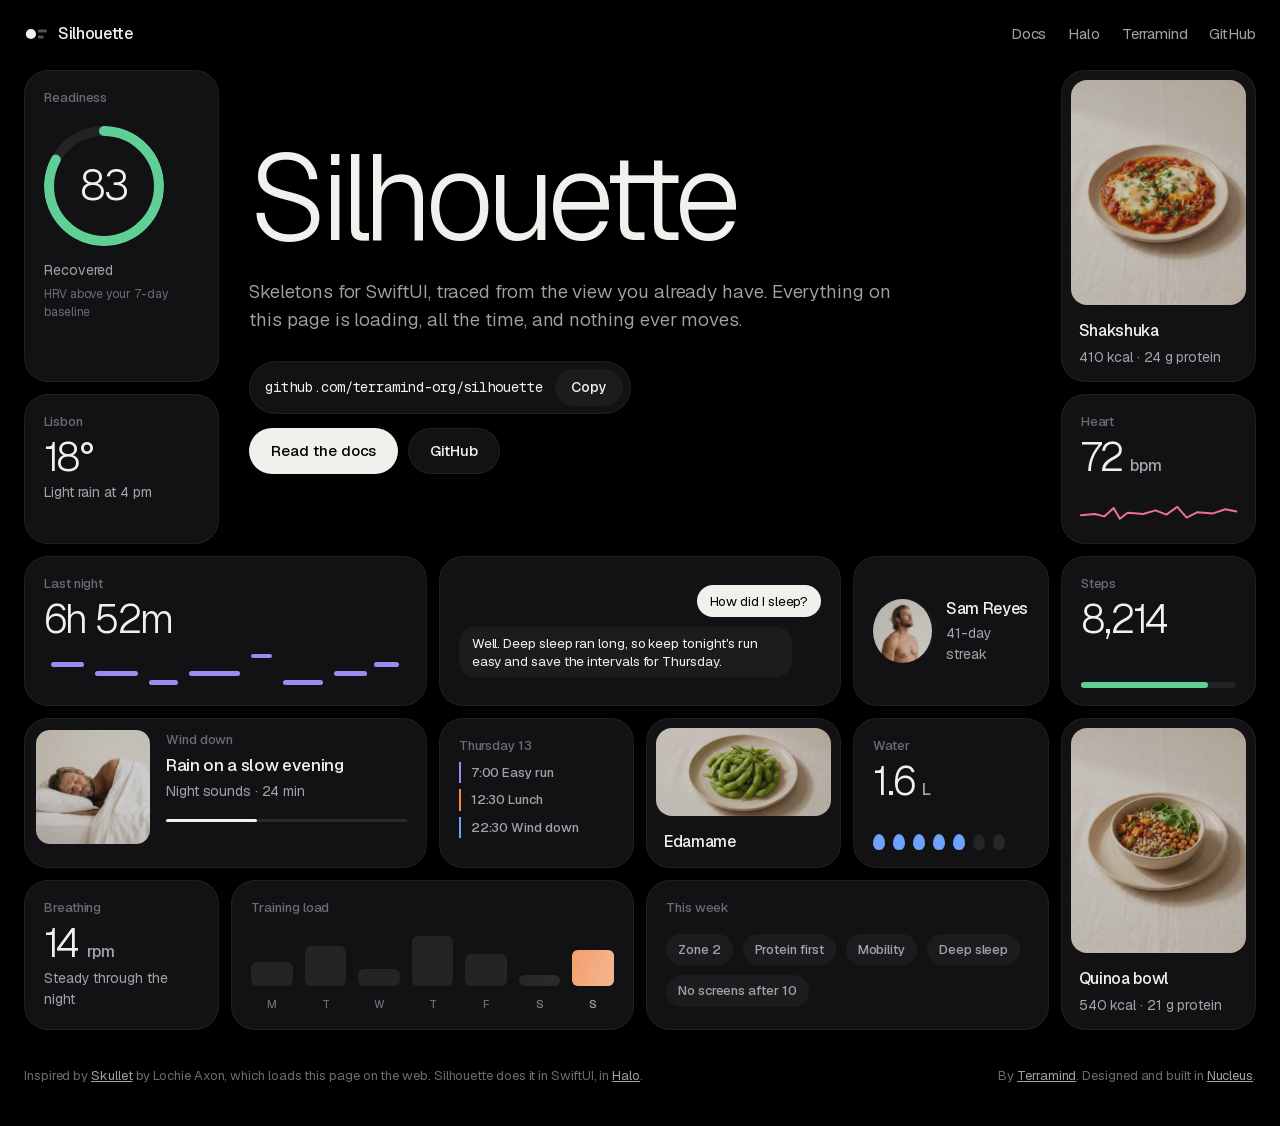
<file: docs/index.html>
<!doctype html>
<html lang="en">
<head>
  <meta charset="utf-8">
  <meta name="viewport" content="width=device-width, initial-scale=1">
  <title>Silhouette: skeleton loading states for SwiftUI</title>
  <meta name="description" content="Silhouette draws a skeleton of exactly what is about to load in your SwiftUI app, traced from your real layout, so nothing on the page moves when data arrives.">
  <meta name="theme-color" content="#000000">
  <meta name="color-scheme" content="dark">
  <link rel="canonical" href="https://silhouette.terramind.io/">
  <meta property="og:type" content="website">
  <meta property="og:url" content="https://silhouette.terramind.io/">
  <meta property="og:site_name" content="Silhouette">
  <meta property="og:title" content="Silhouette: skeleton loading states for SwiftUI">
  <meta property="og:description" content="Skeletons traced from the SwiftUI view you already have, revealed as one sweep. Nothing on the page moves when the data lands.">
  <meta property="og:image" content="https://silhouette.terramind.io/assets/og.png">
  <meta name="twitter:card" content="summary_large_image">
  <script type="application/ld+json">{"@context":"https://schema.org","@type":"SoftwareSourceCode","name":"Silhouette","description":"Skeleton loading states for SwiftUI, traced from the view you already have.","url":"https://silhouette.terramind.io/","codeRepository":"https://github.com/terramind-org/silhouette","programmingLanguage":"Swift","runtimePlatform":"iOS","license":"https://opensource.org/licenses/MIT","author":{"@type":"Organization","name":"Terramind","url":"https://terramind.com"}}</script>
  <script type="application/ld+json">{"@context":"https://schema.org","@type":"Organization","name":"Terramind","url":"https://terramind.com","sameAs":["https://github.com/terramind-org"]}</script>
  <script type="application/ld+json">{"@context":"https://schema.org","@type":"WebSite","name":"Silhouette","url":"https://silhouette.terramind.io/","publisher":{"@type":"Organization","name":"Terramind","url":"https://terramind.com"}}</script>
  <link rel="alternate" type="text/plain" title="llms.txt" href="llms.txt">
  <link rel="icon" href="assets/mark.svg" type="image/svg+xml">
  <link rel="preload" href="assets/fonts/geist.woff2" as="font" type="font/woff2" crossorigin>
  <link rel="preload" href="assets/fonts/geist-mono.woff2" as="font" type="font/woff2" crossorigin>
  <link rel="stylesheet" href="assets/landing.css?v=17">
  <script>if (!matchMedia("(prefers-reduced-motion: reduce)").matches) { document.documentElement.classList.add("waiting"); setTimeout(() => document.documentElement.classList.remove("waiting"), 2500); }</script>
  <script>
    // Consent Mode v2 defaults before Tag Manager: denied in the EEA, IS, LI, NO, GB and CH until the visitor chooses (assets/analytics.js), granted elsewhere.
    window.dataLayer = window.dataLayer || [];
    function gtag() { dataLayer.push(arguments); }
    gtag("consent", "default", { ad_storage: "denied", ad_user_data: "denied", ad_personalization: "denied", analytics_storage: "denied", region: ["AT","BE","BG","HR","CY","CZ","DK","EE","FI","FR","DE","GR","HU","IE","IT","LV","LT","LU","MT","NL","PL","PT","RO","SK","SI","ES","SE","IS","LI","NO","GB","CH"], wait_for_update: 500 });
    gtag("consent", "default", { ad_storage: "granted", ad_user_data: "granted", ad_personalization: "granted", analytics_storage: "granted" });
    try { var c = localStorage.getItem("sil:consent"); if (c) gtag("consent", "update", { ad_storage: c, ad_user_data: c, ad_personalization: c, analytics_storage: c }); } catch (e) {}
    (function(w,d,s,l,i){w[l]=w[l]||[];w[l].push({'gtm.start':new Date().getTime(),event:'gtm.js'});var f=d.getElementsByTagName(s)[0],j=d.createElement(s),dl=l!='dataLayer'?'&l='+l:'';j.async=true;j.src='https://www.googletagmanager.com/gtm.js?id='+i+dl;f.parentNode.insertBefore(j,f);})(window,document,'script','dataLayer','GTM-WWGHW69G');
  </script>
  <script src="assets/analytics.js" defer></script>
</head>
<body>
<noscript><iframe src="https://www.googletagmanager.com/ns.html?id=GTM-WWGHW69G" height="0" width="0" style="display:none;visibility:hidden"></iframe></noscript>

  <header class="bar">
    <a class="brand" href="./" aria-label="Silhouette home">
      <svg viewBox="0 0 26 26" aria-hidden="true"><circle cx="7.5" cy="13" r="5.5"/><rect x="15" y="8" width="10" height="3.4" rx="1.7"/><rect x="15" y="14.6" width="6.5" height="3.4" rx="1.7"/></svg>
      Silhouette
    </a>
    <nav>
      <a href="docs/">Docs</a>
      <a href="https://tmnd.link/Y6IItPqX" data-placement="landing-nav" data-destination="halo">Halo</a>
      <a href="https://tmnd.link/hL79LZHU" data-placement="landing-nav" data-destination="terramind">Terramind</a>
      <a href="https://tmnd.link/agEJ4yXr" data-placement="landing-nav" data-destination="github">GitHub</a>
    </nav>
  </header>

  <main class="wall">
    <div class="lead" data-loads>
      <h1>Silhouette</h1>
      <p>Skeletons for SwiftUI, traced from the view you already have. Everything on this page is loading, all the time, and nothing ever moves.</p>
      <div class="install"><code>github.com/terramind-org/silhouette</code><button type="button" class="copy">Copy</button></div>
      <div class="go">
        <a class="button dark" href="docs/">Read the docs</a>
        <a class="button" href="https://tmnd.link/kA7bc5sh" data-placement="landing-hero" data-destination="github">GitHub</a>
      </div>
    </div>

    <article class="piece tall readiness" data-piece>
      <span class="label">Readiness</span>
      <div class="dial">
        <svg class="ring" viewBox="0 0 120 120" aria-hidden="true"><circle cx="60" cy="60" r="55"/><circle class="on" cx="60" cy="60" r="55" pathLength="100" stroke-dasharray="83 100"/></svg>
        <strong class="big">83</strong>
      </div>
      <span>Recovered</span>
      <small>HRV above your 7-day baseline</small>
    </article>

    <article class="piece peach tall photo-card" data-piece>
      <img src="assets/img/plate-shakshuka.jpg" alt="A pan of shakshuka" width="640" height="640">
      <strong>Shakshuka</strong>
      <span>410 kcal · 24 g protein</span>
    </article>

    <article class="piece lilac wide" data-piece>
      <span class="label">Last night</span>
      <strong class="big">6h 52m</strong>
      <div class="stages" aria-hidden="true">
        <i style="--x:2%;--w:9%;--y:1"></i><i style="--x:14%;--w:12%;--y:2"></i><i style="--x:29%;--w:8%;--y:3"></i><i style="--x:40%;--w:14%;--y:2"></i><i style="--x:57%;--w:6%;--y:0"></i><i style="--x:66%;--w:11%;--y:3"></i><i style="--x:80%;--w:9%;--y:2"></i><i style="--x:91%;--w:7%;--y:1"></i>
      </div>
    </article>

    <article class="piece sky" data-piece>
      <span class="label">Lisbon</span>
      <strong class="big">18°</strong>
      <span>Light rain at 4 pm</span>
    </article>

    <article class="piece butter wide chat" data-piece>
      <p class="them">How did I sleep?</p>
      <p class="coach">Well. Deep sleep ran long, so keep tonight's run easy and save the intervals for Thursday.</p>
    </article>

    <article class="piece blush" data-piece>
      <span class="label">Heart</span>
      <strong class="big">72 <small>bpm</small></strong>
      <svg class="line" viewBox="0 0 200 50" preserveAspectRatio="none" aria-hidden="true"><polyline points="0,32 18,30 30,34 42,20 50,38 60,28 80,30 96,24 110,31 124,18 136,36 150,27 170,29 186,22 200,26"/></svg>
    </article>

    <article class="piece ice person" data-piece>
      <img src="assets/img/Hero.jpg" alt="" width="640" height="640">
      <div class="meta"><strong>Sam Reyes</strong><span>41-day streak</span></div>
    </article>

    <article class="piece ink wide playing" data-piece>
      <img src="assets/img/Sleeper.jpg" alt="" width="640" height="427">
      <div class="meta">
        <span class="label">Wind down</span>
        <strong>Rain on a slow evening</strong>
        <span>Night sounds · 24 min</span>
        <div class="track"><i></i></div>
      </div>
    </article>

    <article class="piece mint" data-piece>
      <span class="label">Steps</span>
      <strong class="big">8,214</strong>
      <div class="meter"><i style="width:82%"></i></div>
    </article>

    <article class="piece paper day" data-piece>
      <span class="label">Thursday 13</span>
      <p class="event lilac-ink">7:00 Easy run</p>
      <p class="event peach-ink">12:30 Lunch</p>
      <p class="event sky-ink">22:30 Wind down</p>
    </article>

    <article class="piece butter photo-card" data-piece>
      <img src="assets/img/plate-edamame.jpg" alt="A bowl of edamame" width="640" height="640">
      <strong>Edamame</strong>
    </article>

    <article class="piece sky" data-piece>
      <span class="label">Water</span>
      <strong class="big">1.6 <small>L</small></strong>
      <div class="drops" aria-hidden="true"><i></i><i></i><i></i><i></i><i></i><i class="off"></i><i class="off"></i></div>
    </article>

    <article class="piece lilac tall photo-card" data-piece>
      <img src="assets/img/plate-quinoa-bowl.jpg" alt="A quinoa bowl" width="640" height="640">
      <strong>Quinoa bowl</strong>
      <span>540 kcal · 21 g protein</span>
    </article>

    <article class="piece ice" data-piece>
      <span class="label">Breathing</span>
      <strong class="big">14 <small>rpm</small></strong>
      <span>Steady through the night</span>
    </article>

    <article class="piece peach wide week" data-piece>
      <span class="label">Training load</span>
      <div class="bars" aria-hidden="true"><i style="--h:42%"></i><i style="--h:70%"></i><i style="--h:30%"></i><i style="--h:88%"></i><i style="--h:56%"></i><i style="--h:18%"></i><i class="today" style="--h:64%"></i></div>
      <div class="days" aria-hidden="true"><b>M</b><b>T</b><b>W</b><b>T</b><b>F</b><b>S</b><b>S</b></div>
    </article>

    <article class="piece blush wide tags" data-piece>
      <span class="label">This week</span>
      <div class="chips"><b>Zone 2</b><b>Protein first</b><b>Mobility</b><b>Deep sleep</b><b>No screens after 10</b></div>
    </article>
  </main>

  <footer class="foot">
    <span>Inspired by <a href="https://skullet.lochie.me">Skullet</a> by Lochie Axon, which loads this page on the web. Silhouette does it in SwiftUI, in <a href="https://tmnd.link/37FaO0gi" data-placement="landing-footer" data-destination="halo">Halo</a>.</span>
    <span>By <a href="https://tmnd.link/pIzXlWSo" data-placement="landing-footer" data-destination="terramind">Terramind</a>. Designed and built in <a href="https://tmnd.link/V64fwabu" data-placement="landing-footer" data-destination="nucleus">Nucleus</a>.</span>
  </footer>

  <script type="module" src="assets/landing.js?v=13"></script>
</body>
</html>
</file>
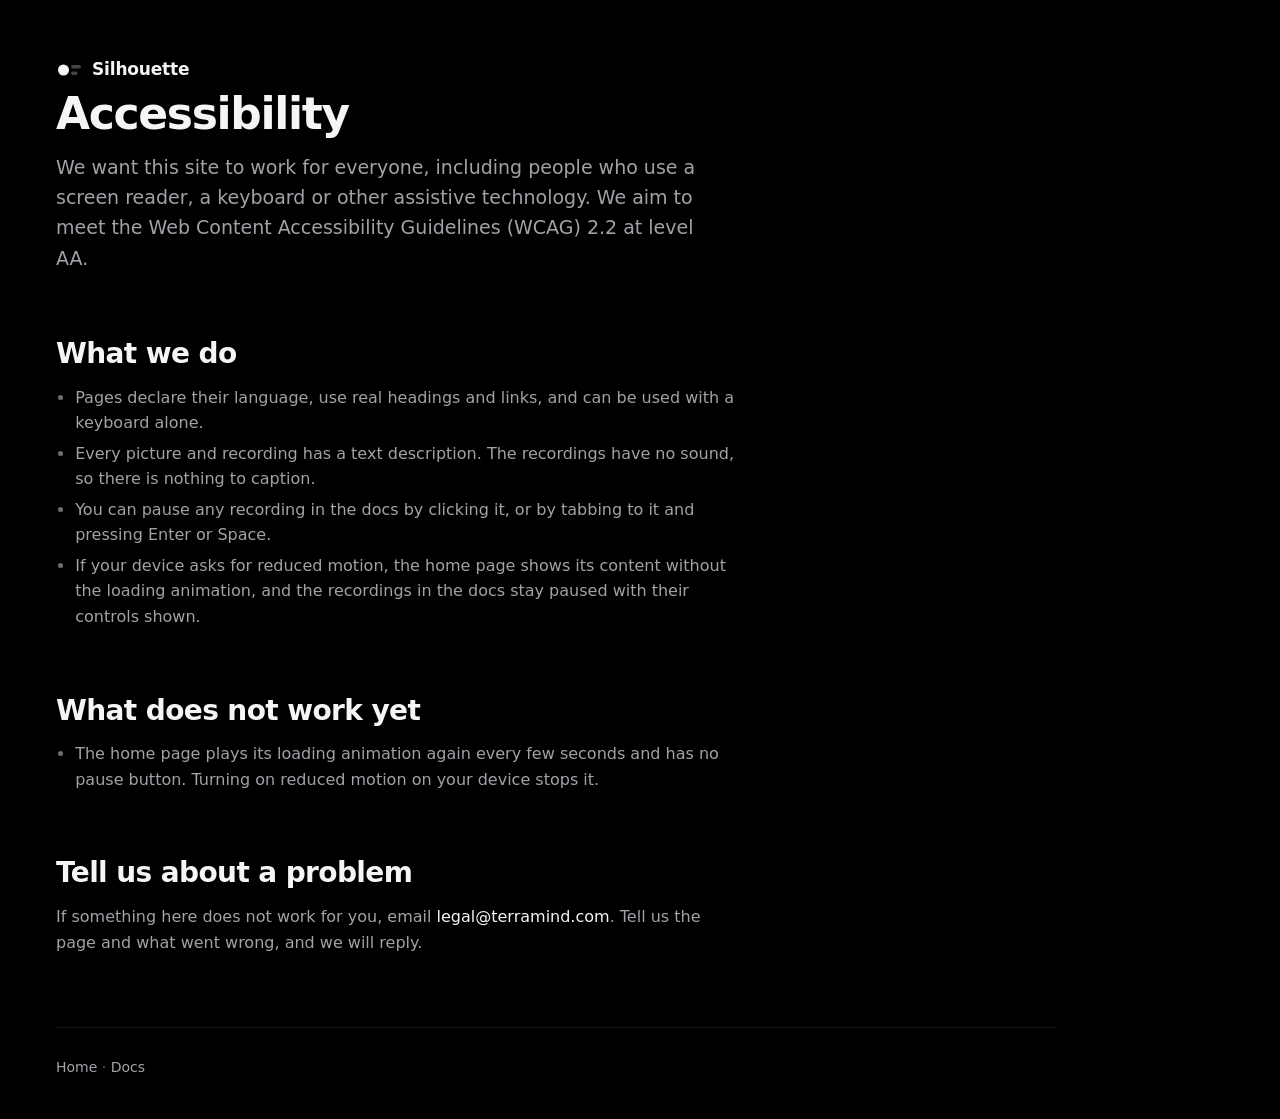
<file: docs/accessibility/index.html>
<!doctype html>
<html lang="en">
<head>
  <meta charset="utf-8">
  <meta name="viewport" content="width=device-width, initial-scale=1">
  <title>Accessibility: Silhouette</title>
  <meta name="description" content="What we do to make the Silhouette site usable for everyone, what does not work yet, and how to tell us about a problem.">
  <meta name="color-scheme" content="dark">
  <meta name="theme-color" content="#000000">
  <link rel="icon" href="../assets/mark.svg" type="image/svg+xml">
  <link rel="stylesheet" href="../assets/site.css?v=4">
</head>
<body>
  <main class="content">
  <article class="doc">
    <header>
      <a class="brand" href="../" aria-label="Silhouette home">
        <svg viewBox="0 0 26 26" aria-hidden="true"><circle class="mark-fill" cx="7.5" cy="13" r="5.5"/><rect class="mark-bar" x="15" y="8" width="10" height="3.4" rx="1.7"/><rect class="mark-bar" x="15" y="14.6" width="6.5" height="3.4" rx="1.7"/></svg>
        Silhouette
      </a>
      <h1>Accessibility</h1>
      <p>We want this site to work for everyone, including people who use a screen reader, a keyboard or other assistive technology. We aim to meet the Web Content Accessibility Guidelines (WCAG) 2.2 at level AA.</p>
    </header>

    <section class="prose">
      <h2>What we do</h2>
      <ul>
        <li>Pages declare their language, use real headings and links, and can be used with a keyboard alone.</li>
        <li>Every picture and recording has a text description. The recordings have no sound, so there is nothing to caption.</li>
        <li>You can pause any recording in the docs by clicking it, or by tabbing to it and pressing Enter or Space.</li>
        <li>If your device asks for reduced motion, the home page shows its content without the loading animation, and the recordings in the docs stay paused with their controls shown.</li>
      </ul>

      <h2>What does not work yet</h2>
      <ul>
        <li>The home page plays its loading animation again every few seconds and has no pause button. Turning on reduced motion on your device stops it.</li>
      </ul>

      <h2>Tell us about a problem</h2>
      <p>If something here does not work for you, email <a href="mailto:legal@terramind.com">legal@terramind.com</a>. Tell us the page and what went wrong, and we will reply.</p>
    </section>

    <footer class="footer" style="margin-top:72px">
      <div>
        <span><a href="../">Home</a> · <a href="../docs/">Docs</a></span>
      </div>
    </footer>
  </article>
  </main>
</body>
</html>
</file>
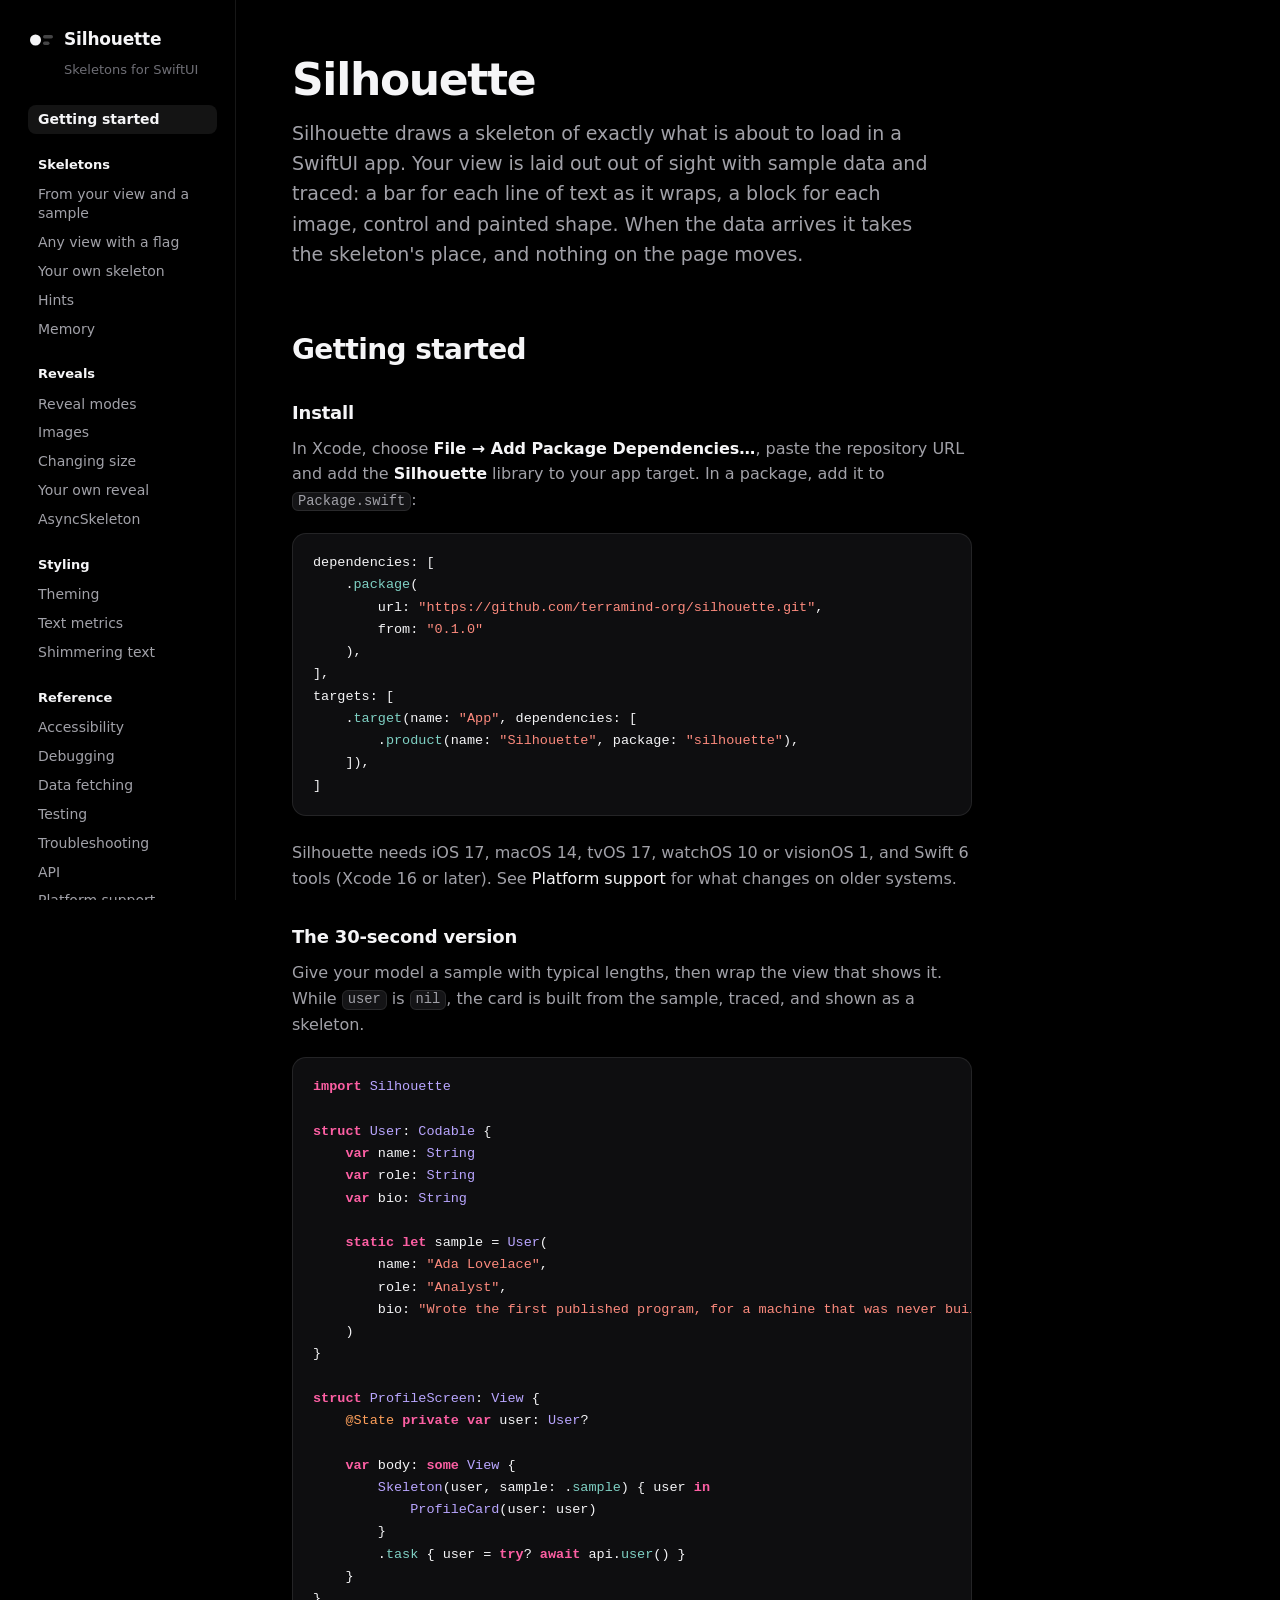
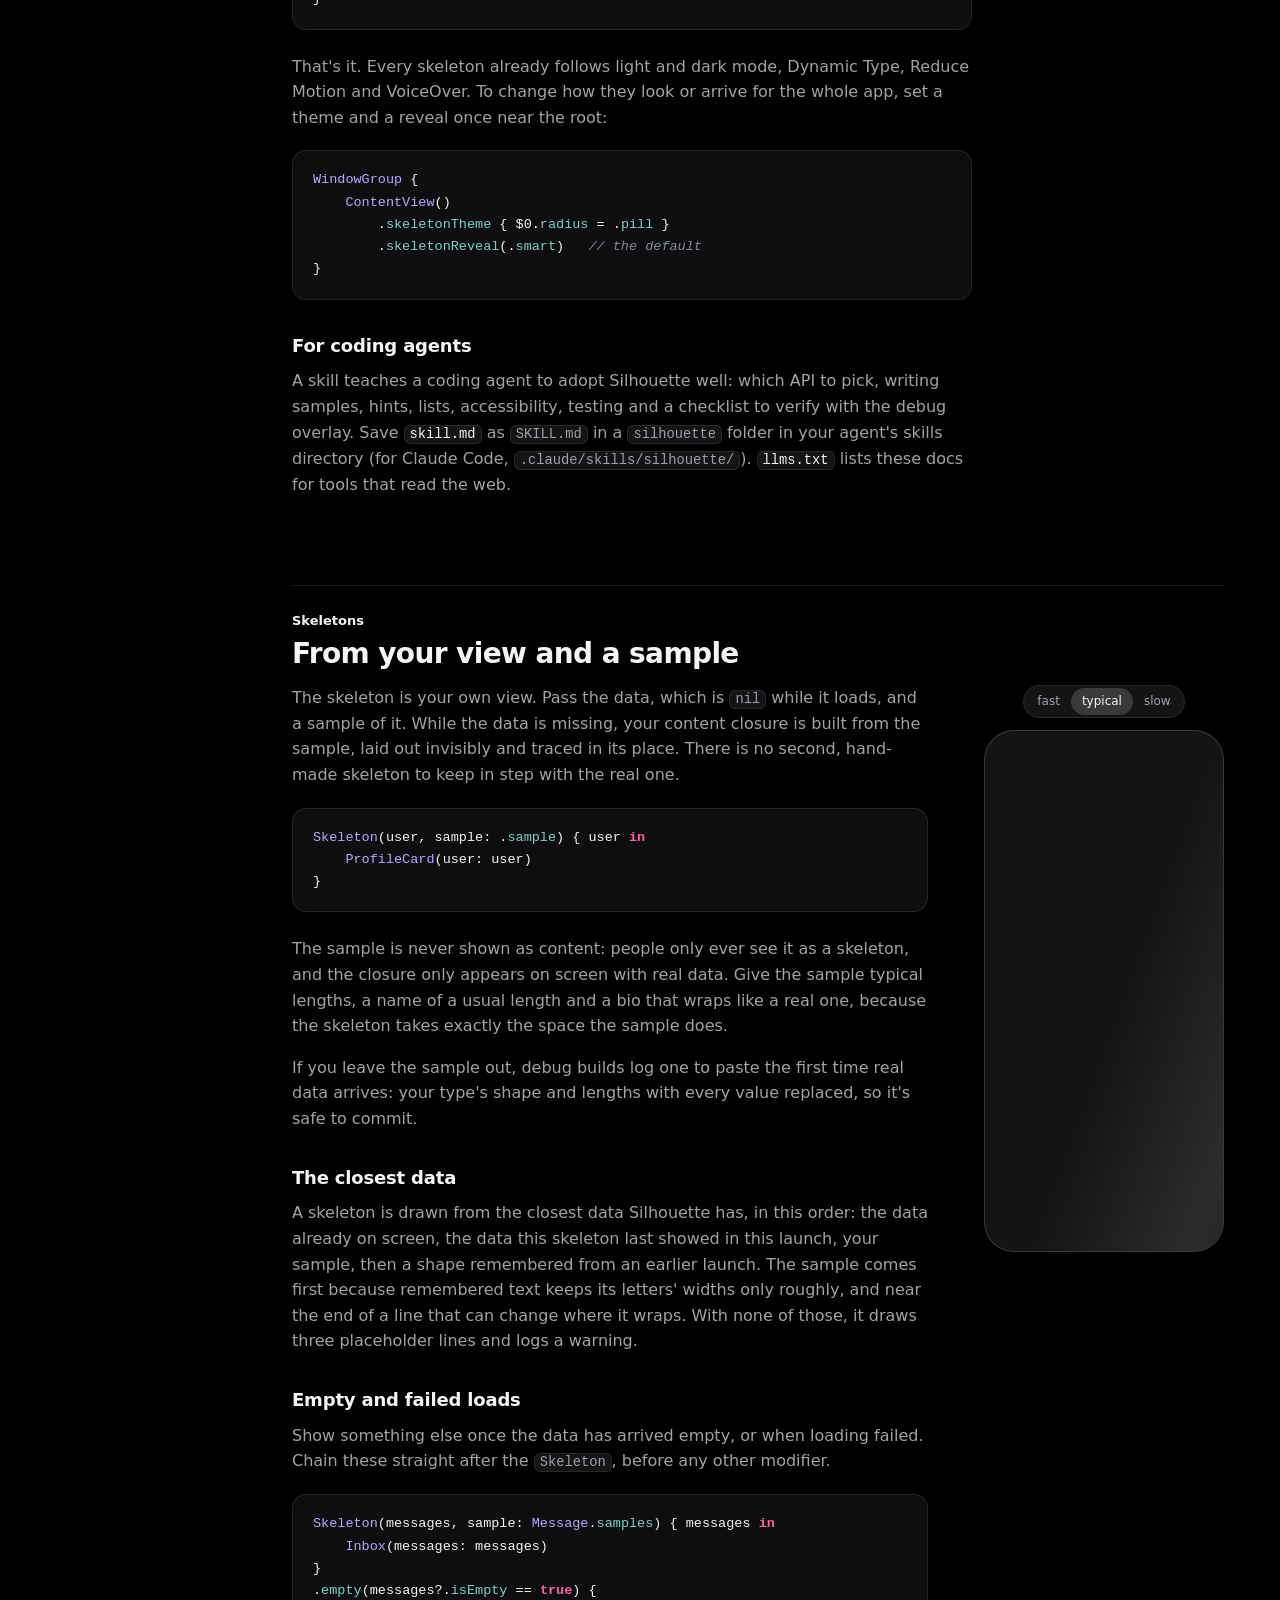
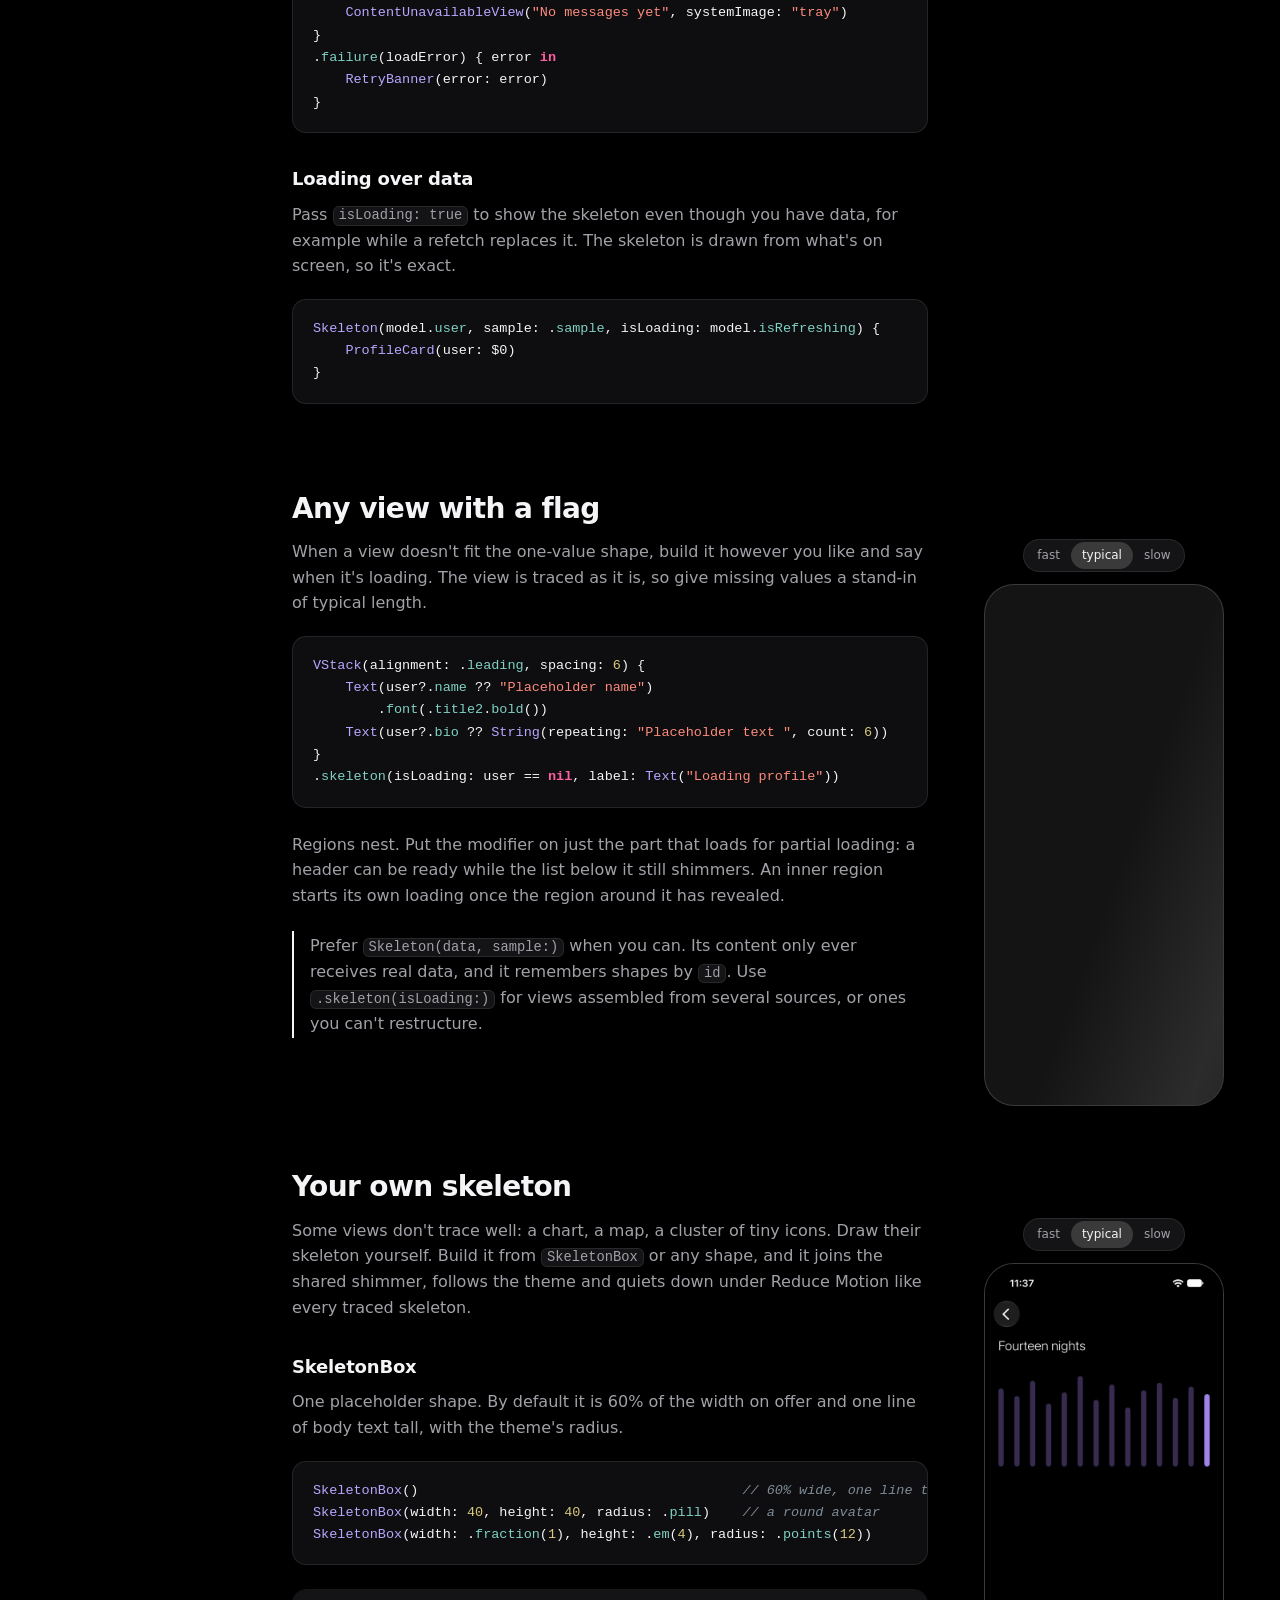
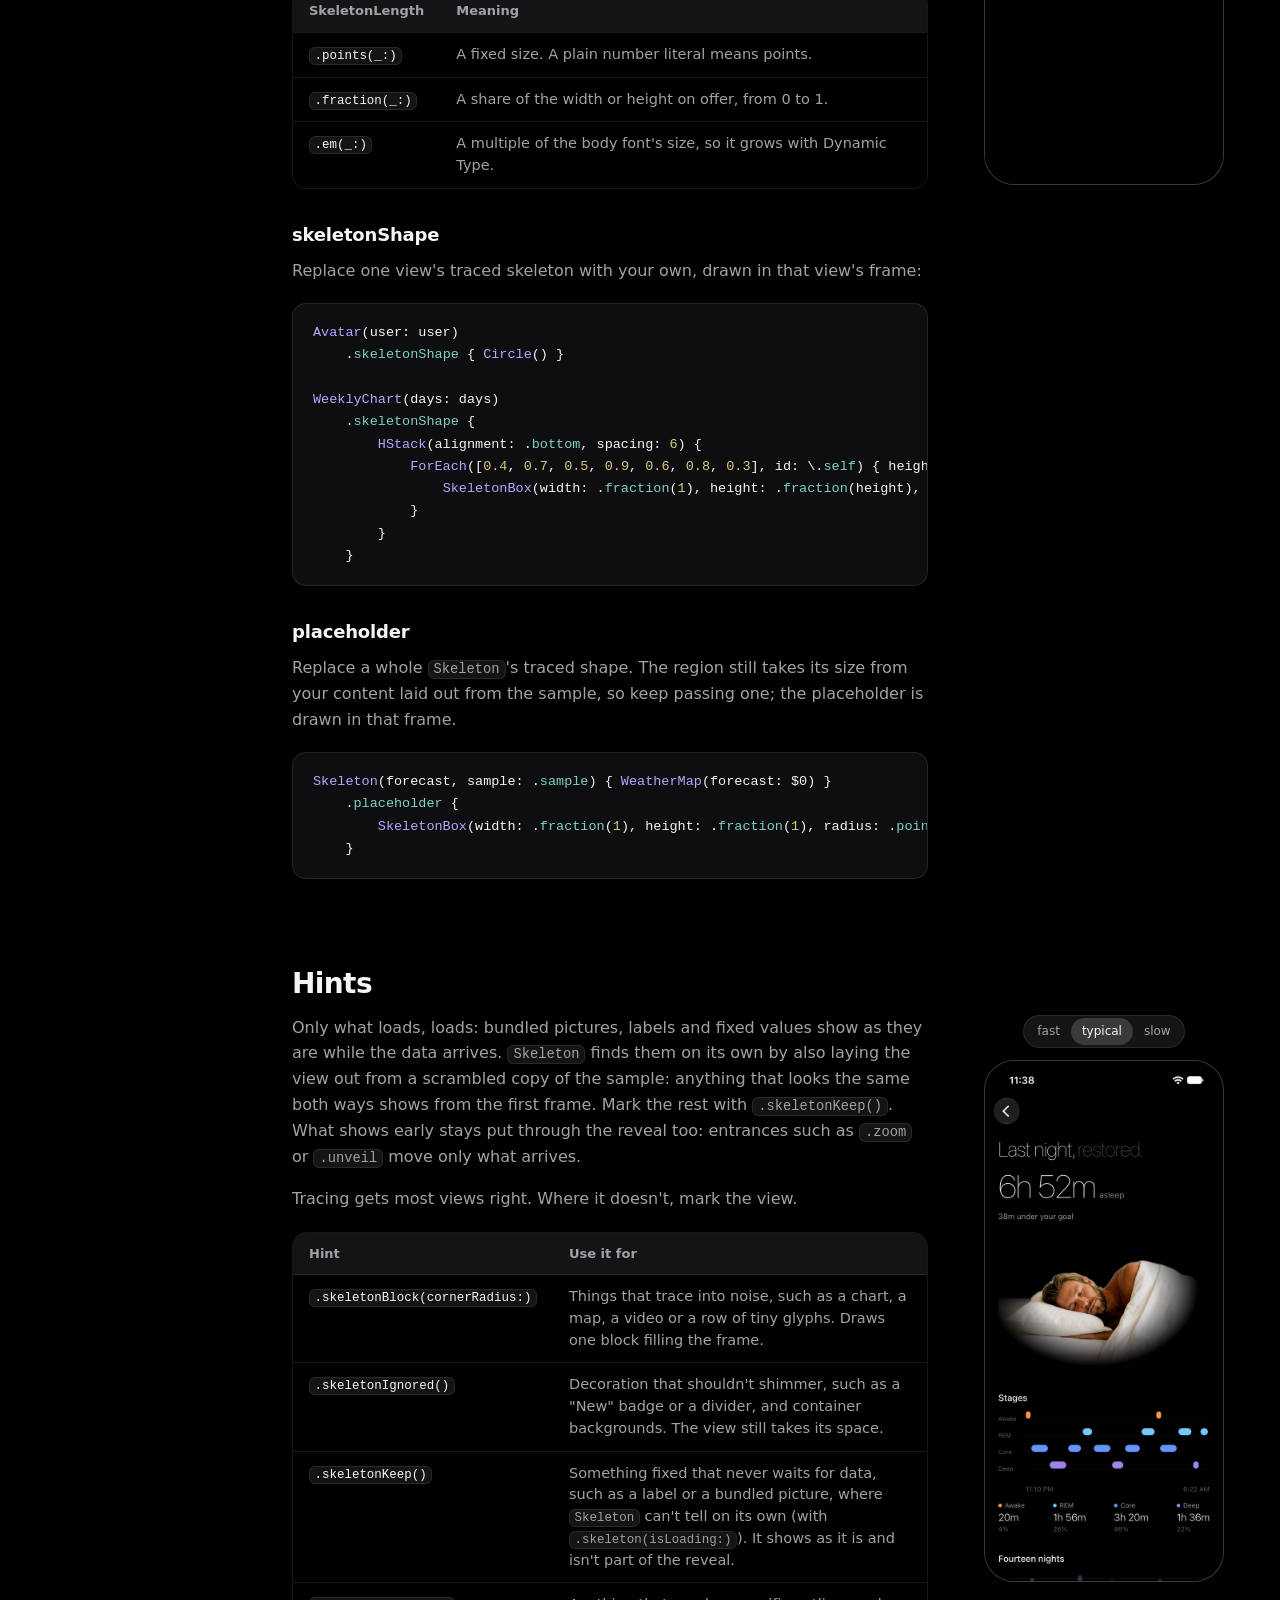
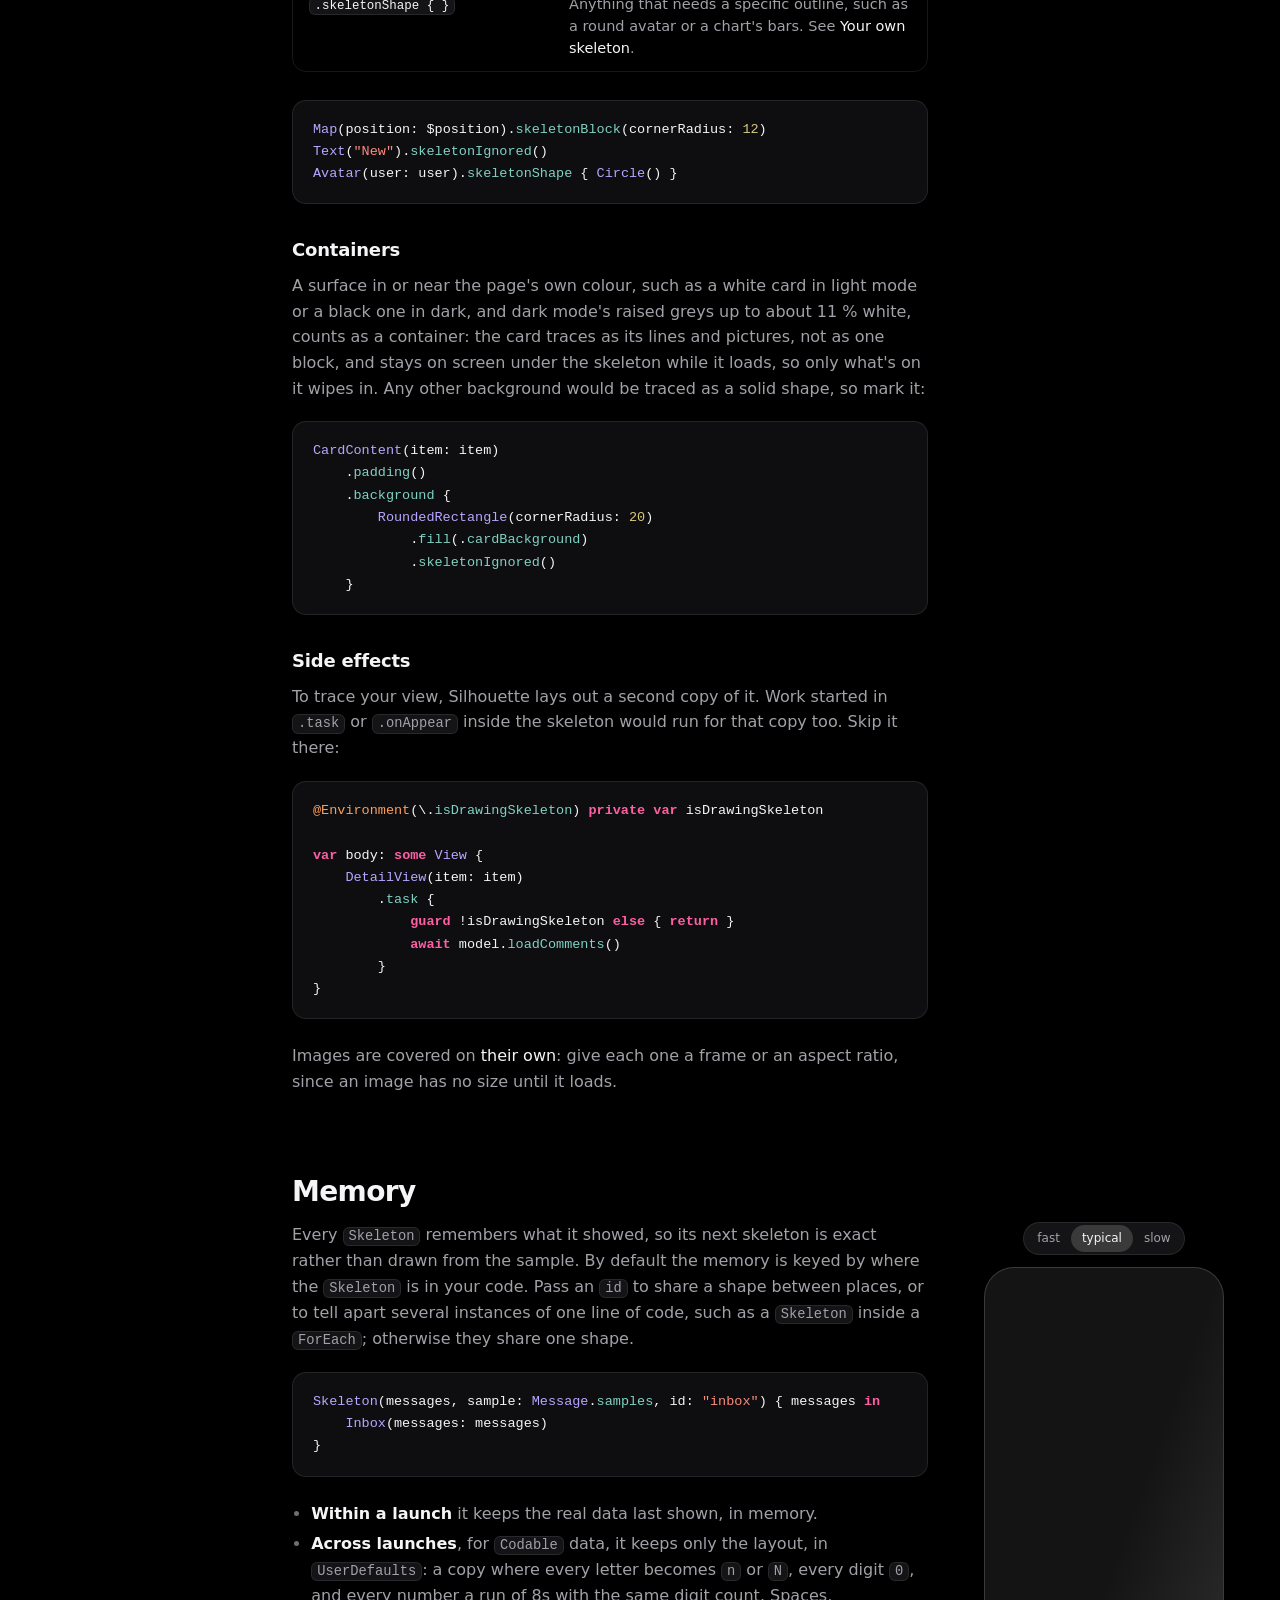
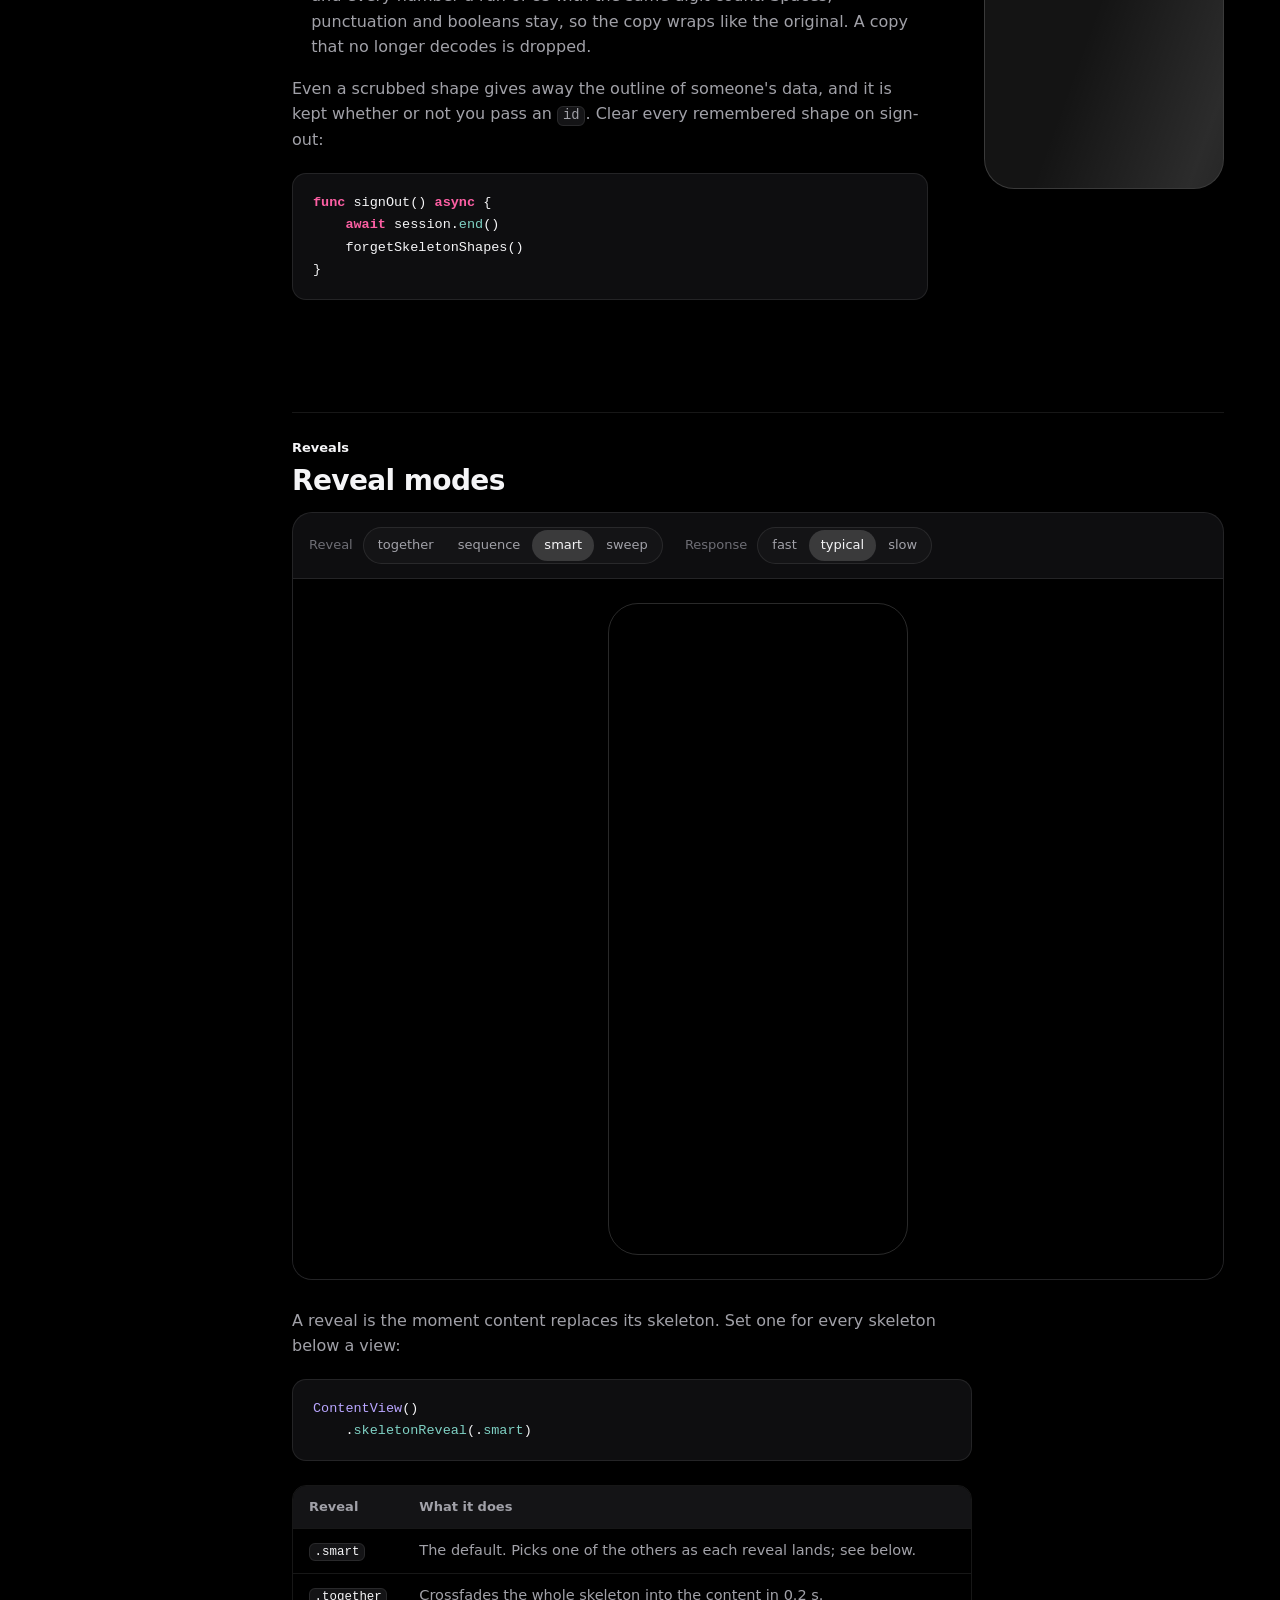
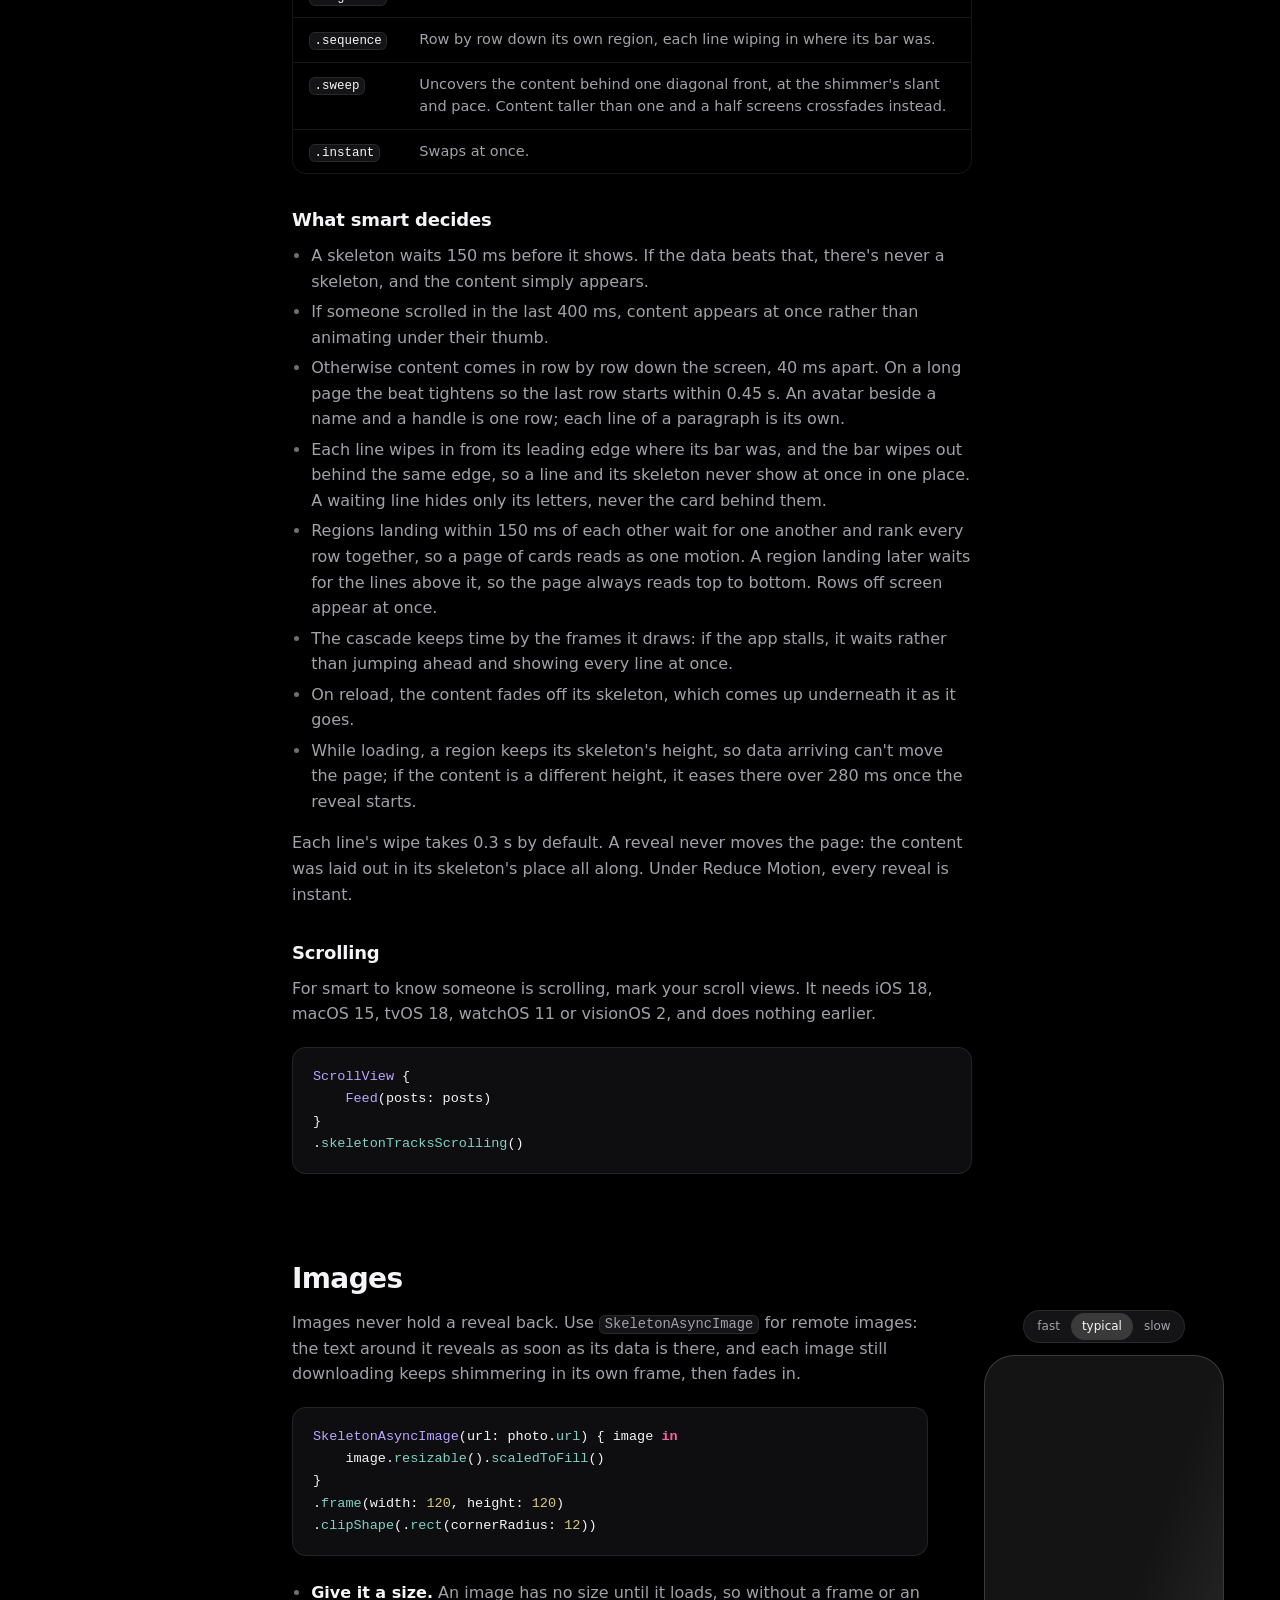
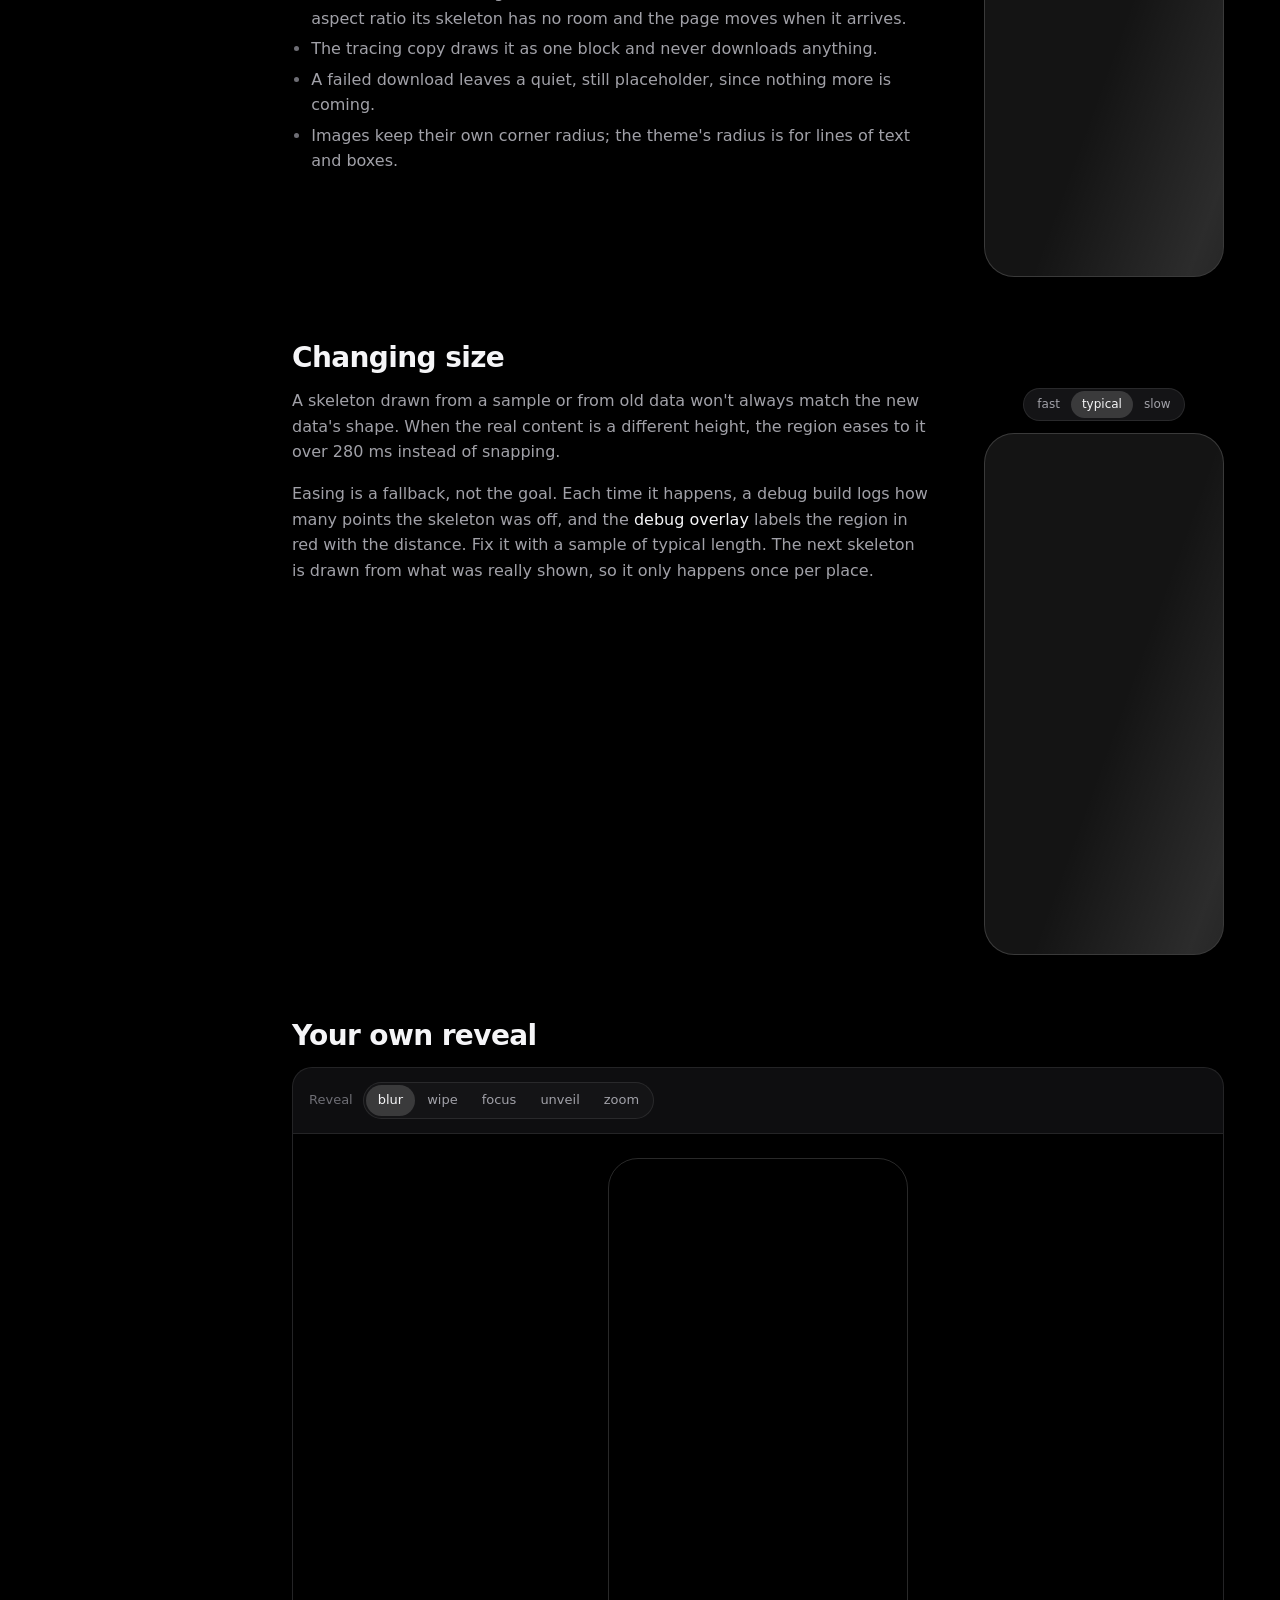
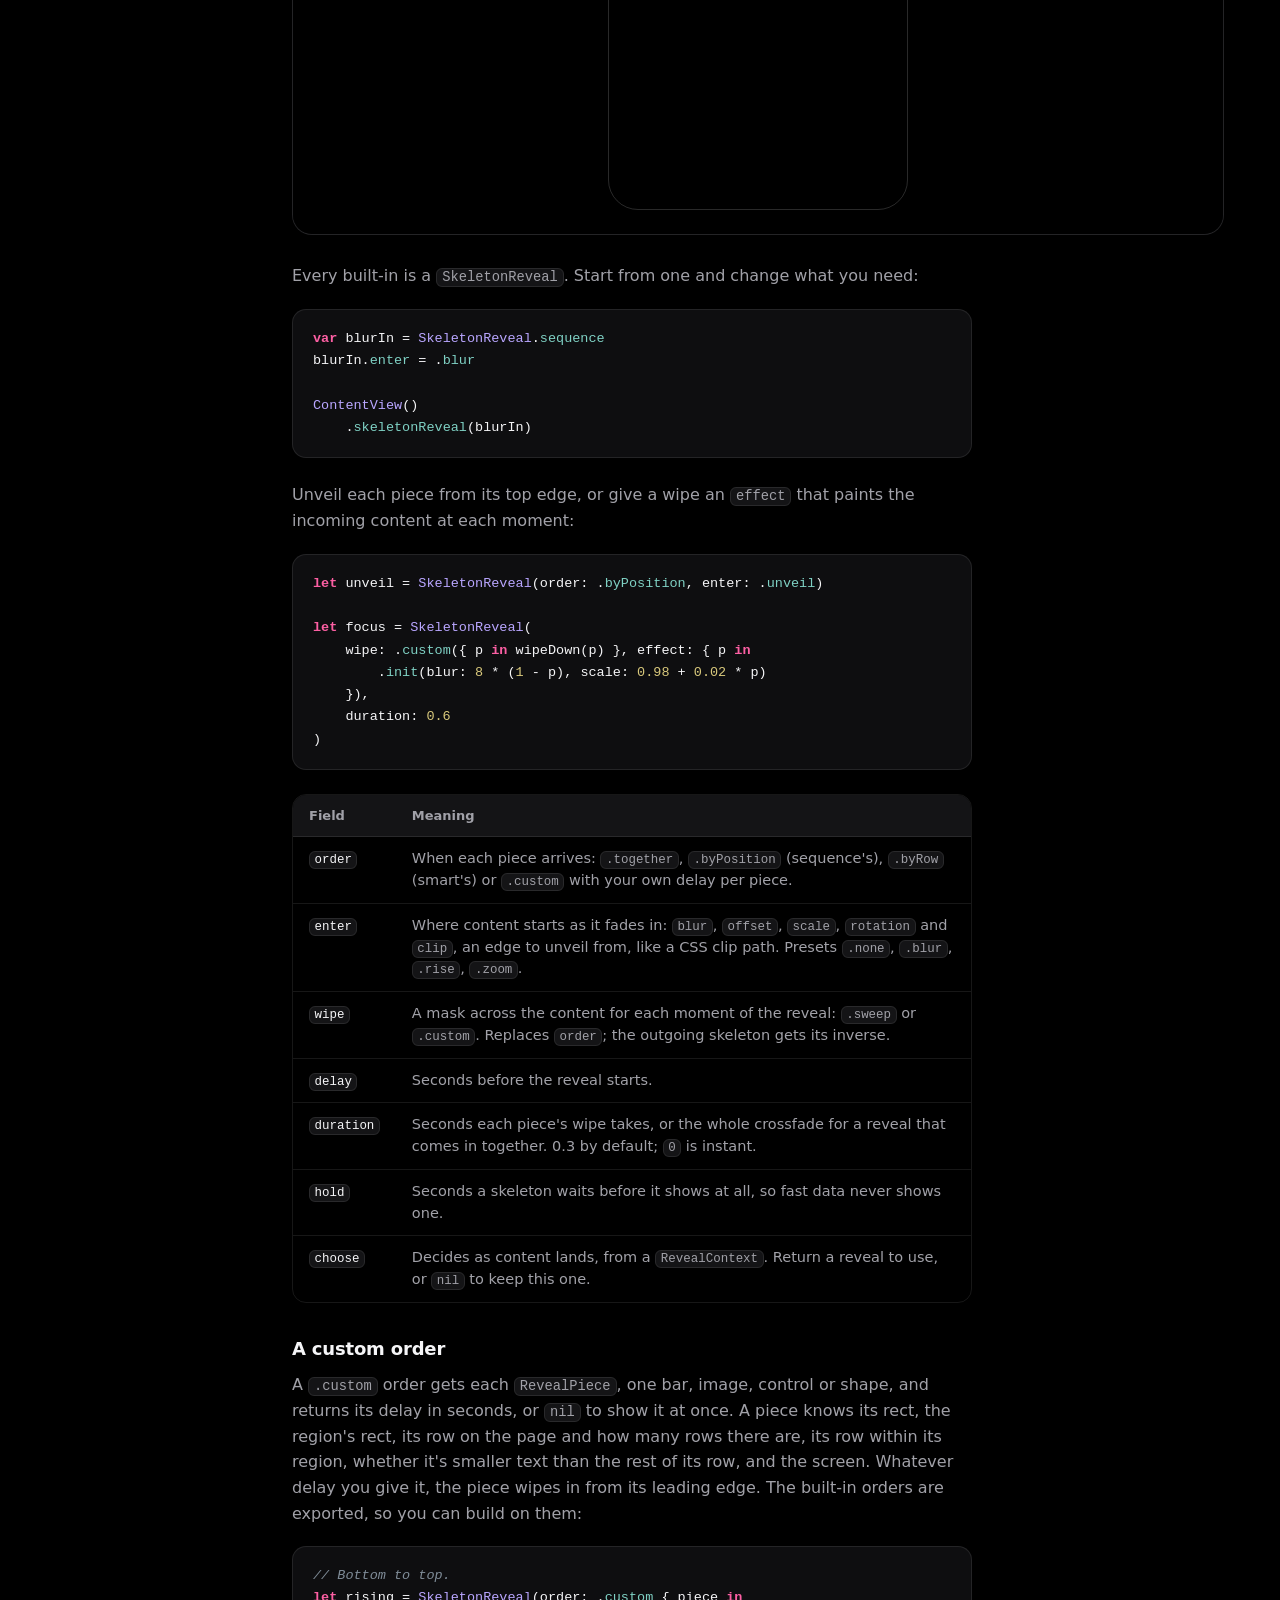
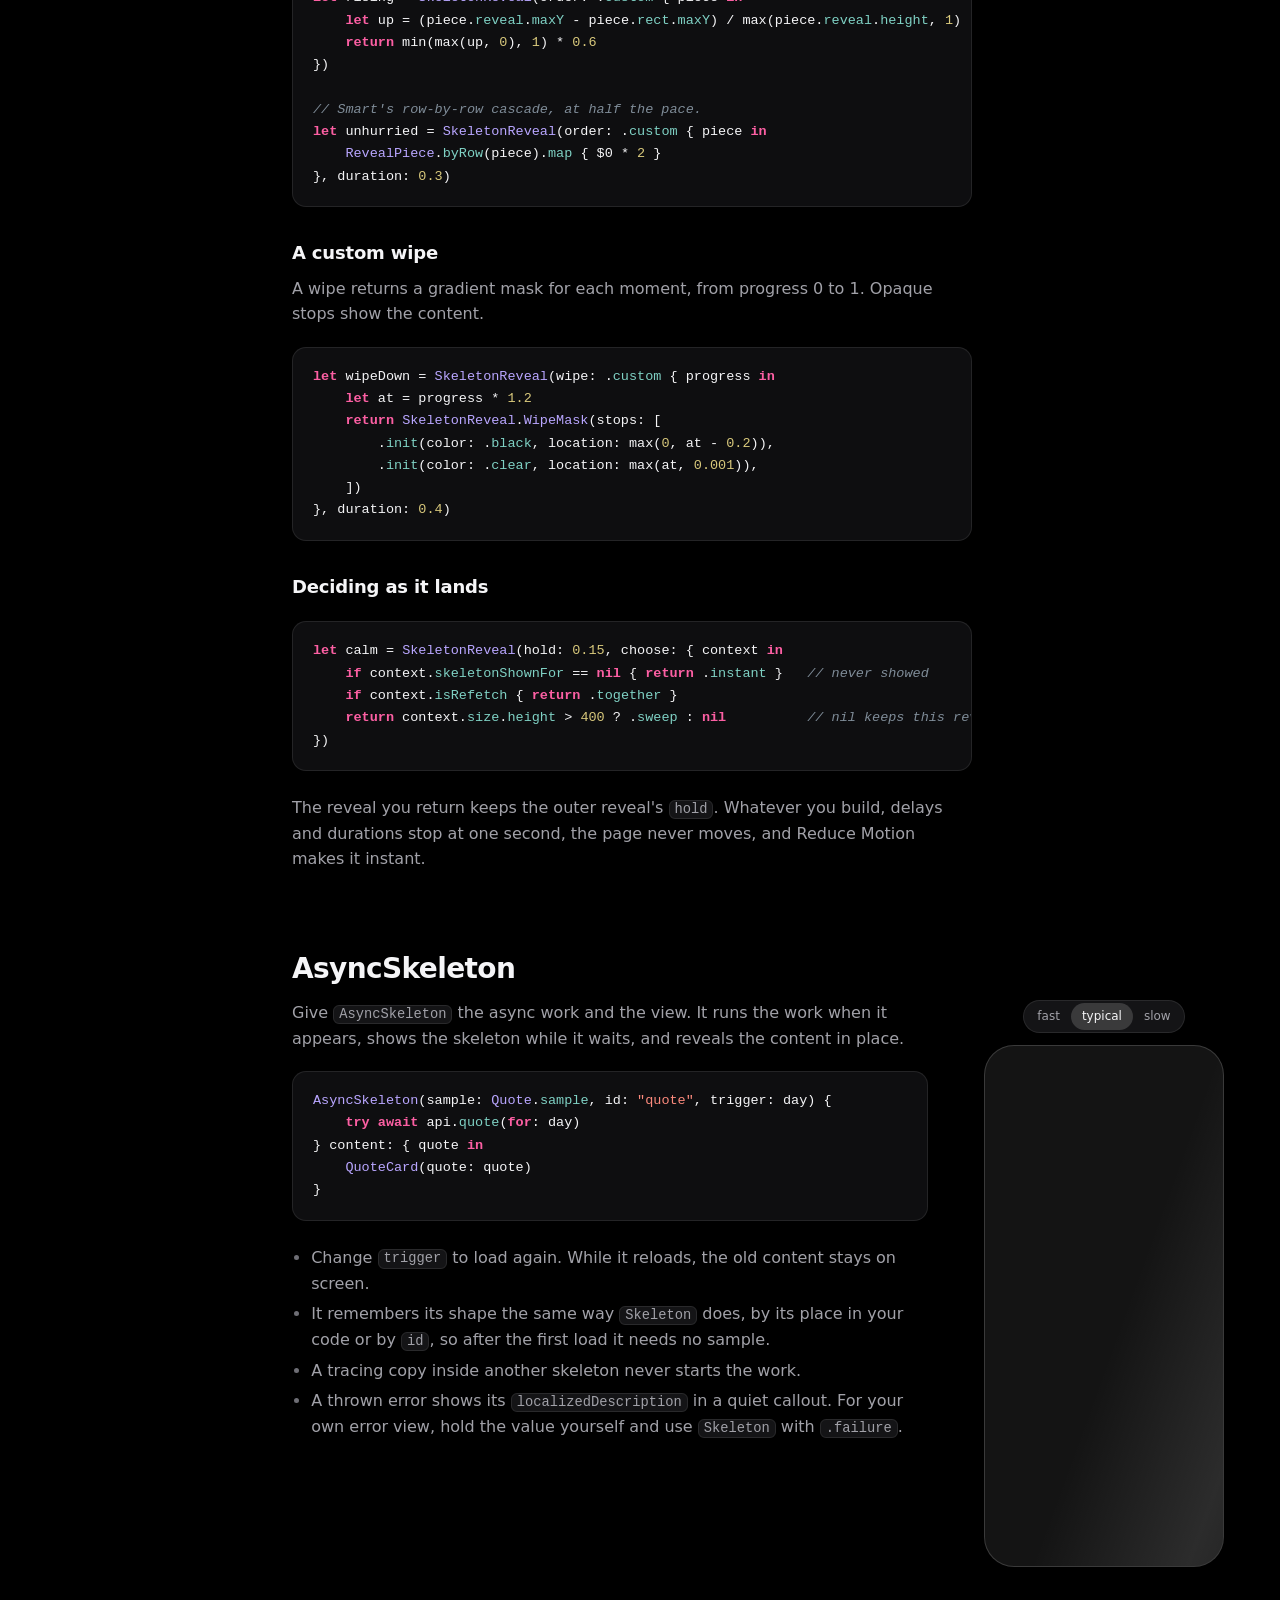
<file: docs/docs/index.html>
<!doctype html>
<html lang="en">
<head>
  <meta charset="utf-8">
  <meta name="viewport" content="width=device-width, initial-scale=1">
  <title>Silhouette docs: SwiftUI skeleton loading states</title>
  <meta name="description" content="How to add skeleton loading states to a SwiftUI app with Silhouette: skeletons from your own views, reveals, theming, accessibility, debugging and the full API.">
  <link rel="canonical" href="https://silhouette.terramind.io/docs/">
  <meta property="og:type" content="article">
  <meta property="og:url" content="https://silhouette.terramind.io/docs/">
  <meta property="og:site_name" content="Silhouette">
  <meta property="og:title" content="Silhouette docs: SwiftUI skeleton loading states">
  <meta property="og:description" content="How to add skeleton loading states to a SwiftUI app with Silhouette: skeletons from your own views, reveals, theming, accessibility, debugging and the full API.">
  <meta property="og:image" content="https://silhouette.terramind.io/assets/og.png">
  <meta name="twitter:card" content="summary_large_image">
  <meta name="color-scheme" content="dark">
  <meta name="theme-color" content="#000000">
  <script type="application/ld+json">{"@context":"https://schema.org","@type":"TechArticle","headline":"Silhouette docs: SwiftUI skeleton loading states","description":"How to add skeleton loading states to a SwiftUI app with Silhouette: skeletons from your own views, reveals, theming, accessibility, debugging and the full API.","url":"https://silhouette.terramind.io/docs/","mainEntityOfPage":"https://silhouette.terramind.io/docs/","image":"https://silhouette.terramind.io/assets/og.png","inLanguage":"en","dateModified":"2026-11-19T16:30:00+05:30","about":{"@type":"SoftwareSourceCode","name":"Silhouette","codeRepository":"https://github.com/terramind-org/silhouette"},"author":{"@type":"Organization","name":"Terramind","url":"https://terramind.com"},"publisher":{"@type":"Organization","name":"Terramind","url":"https://terramind.com"}}</script>
  <link rel="alternate" type="text/plain" title="llms.txt" href="../llms.txt">
  <link rel="icon" href="../assets/mark.svg" type="image/svg+xml">
  <link rel="stylesheet" href="../assets/site.css?v=4">
  <script>
    // Consent Mode v2 defaults before Tag Manager: denied in the EEA, IS, LI, NO, GB and CH until the visitor chooses (assets/analytics.js), granted elsewhere.
    window.dataLayer = window.dataLayer || [];
    function gtag() { dataLayer.push(arguments); }
    gtag("consent", "default", { ad_storage: "denied", ad_user_data: "denied", ad_personalization: "denied", analytics_storage: "denied", region: ["AT","BE","BG","HR","CY","CZ","DK","EE","FI","FR","DE","GR","HU","IE","IT","LV","LT","LU","MT","NL","PL","PT","RO","SK","SI","ES","SE","IS","LI","NO","GB","CH"], wait_for_update: 500 });
    gtag("consent", "default", { ad_storage: "granted", ad_user_data: "granted", ad_personalization: "granted", analytics_storage: "granted" });
    try { var c = localStorage.getItem("sil:consent"); if (c) gtag("consent", "update", { ad_storage: c, ad_user_data: c, ad_personalization: c, analytics_storage: c }); } catch (e) {}
    (function(w,d,s,l,i){w[l]=w[l]||[];w[l].push({'gtm.start':new Date().getTime(),event:'gtm.js'});var f=d.getElementsByTagName(s)[0],j=d.createElement(s),dl=l!='dataLayer'?'&l='+l:'';j.async=true;j.src='https://www.googletagmanager.com/gtm.js?id='+i+dl;f.parentNode.insertBefore(j,f);})(window,document,'script','dataLayer','GTM-WWGHW69G');
  </script>
  <script src="../assets/analytics.js" defer></script>
</head>
<body>
<noscript><iframe src="https://www.googletagmanager.com/ns.html?id=GTM-WWGHW69G" height="0" width="0" style="display:none;visibility:hidden"></iframe></noscript>


<div class="mobile-bar">
  <a class="brand" href="../" aria-label="Silhouette home">
    <svg viewBox="0 0 26 26" aria-hidden="true"><circle class="mark-fill" cx="7.5" cy="13" r="5.5"/><rect class="mark-bar" x="15" y="8" width="10" height="3.4" rx="1.7"/><rect class="mark-bar" x="15" y="14.6" width="6.5" height="3.4" rx="1.7"/></svg>
    Silhouette
  </a>
  <button type="button" class="menu-toggle" aria-expanded="false" aria-controls="mobile-menu">Contents</button>
</div>
<nav class="mobile-menu" id="mobile-menu" aria-label="Contents"></nav>

<div class="docs-layout">
  <aside class="sidebar">
    <a class="brand" href="../" aria-label="Silhouette home">
      <svg viewBox="0 0 26 26" aria-hidden="true"><circle class="mark-fill" cx="7.5" cy="13" r="5.5"/><rect class="mark-bar" x="15" y="8" width="10" height="3.4" rx="1.7"/><rect class="mark-bar" x="15" y="14.6" width="6.5" height="3.4" rx="1.7"/></svg>
      Silhouette
    </a>
    <p class="tagline">Skeletons for SwiftUI</p>
    <nav class="toc" aria-label="Contents">
      <ul><li><a href="#getting-started">Getting started</a></li></ul>
      <h4>Skeletons</h4>
      <ul>
        <li><a href="#from-your-view">From your view and a sample</a></li>
        <li><a href="#any-view">Any view with a flag</a></li>
        <li><a href="#your-own">Your own skeleton</a></li>
        <li><a href="#hints">Hints</a></li>
        <li><a href="#memory">Memory</a></li>
      </ul>
      <h4>Reveals</h4>
      <ul>
        <li><a href="#reveal-modes">Reveal modes</a></li>
        <li><a href="#images">Images</a></li>
        <li><a href="#changing-size">Changing size</a></li>
        <li><a href="#your-own-reveal">Your own reveal</a></li>
        <li><a href="#async-skeleton">AsyncSkeleton</a></li>
      </ul>
      <h4>Styling</h4>
      <ul>
        <li><a href="#theming">Theming</a></li>
        <li><a href="#text-metrics">Text metrics</a></li>
        <li><a href="#shimmer-text">Shimmering text</a></li>
      </ul>
      <h4>Reference</h4>
      <ul>
        <li><a href="#accessibility">Accessibility</a></li>
        <li><a href="#debugging">Debugging</a></li>
        <li><a href="#data-fetching">Data fetching</a></li>
        <li><a href="#testing">Testing</a></li>
        <li><a href="#troubleshooting">Troubleshooting</a></li>
        <li><a href="#api">API</a></li>
        <li><a href="#platforms">Platform support</a></li>
        <li><a href="#how-it-works">How it works</a></li>
        <li><a href="#changelog">Changelog</a></li>
      </ul>
    </nav>
    <div class="side-links">
      <a href="../">Home</a>
      <a href="https://tmnd.link/mCJz2sjy" data-placement="docs-sidebar" data-destination="github">GitHub</a>
      <a href="https://tmnd.link/9Q3CXjfG" data-placement="docs-sidebar" data-destination="halo">Halo</a>
      <a href="https://tmnd.link/j8p8cwHn" data-placement="docs-sidebar" data-destination="terramind">Terramind</a>
    </div>
  </aside>

  <main class="content">
  <article class="doc">

    <header>
      <h1>Silhouette</h1>
      <p>Silhouette draws a skeleton of exactly what is about to load in a SwiftUI app. Your view is laid out out of sight with sample data and traced: a bar for each line of text as it wraps, a block for each image, control and painted shape. When the data arrives it takes the skeleton's place, and nothing on the page moves.</p>
    </header>

    <!-- ===================== Getting started ===================== -->

    <section id="getting-started">
      <h2>Getting started</h2>
      <div class="prose">
        <h3 id="install">Install</h3>
        <p>In Xcode, choose <strong>File &rarr; Add Package Dependencies&hellip;</strong>, paste the repository URL and add the <strong>Silhouette</strong> library to your app target. In a package, add it to <code>Package.swift</code>:</p>
        <div class="code"><pre><code class="swift">
dependencies: [
    .package(
        url: "https://github.com/terramind-org/silhouette.git",
        from: "0.1.0"
    ),
],
targets: [
    .target(name: "App", dependencies: [
        .product(name: "Silhouette", package: "silhouette"),
    ]),
]
</code></pre></div>
        <p>Silhouette needs iOS 17, macOS 14, tvOS 17, watchOS 10 or visionOS 1, and Swift 6 tools (Xcode 16 or later). See <a href="#platforms">Platform support</a> for what changes on older systems.</p>

        <h3 id="quick-start">The 30-second version</h3>
        <p>Give your model a sample with typical lengths, then wrap the view that shows it. While <code>user</code> is <code>nil</code>, the card is built from the sample, traced, and shown as a skeleton.</p>
        <div class="code"><pre><code class="swift">
import Silhouette

struct User: Codable {
    var name: String
    var role: String
    var bio: String

    static let sample = User(
        name: "Ada Lovelace",
        role: "Analyst",
        bio: "Wrote the first published program, for a machine that was never built."
    )
}

struct ProfileScreen: View {
    @State private var user: User?

    var body: some View {
        Skeleton(user, sample: .sample) { user in
            ProfileCard(user: user)
        }
        .task { user = try? await api.user() }
    }
}
</code></pre></div>
        <p>That's it. Every skeleton already follows light and dark mode, Dynamic Type, Reduce Motion and VoiceOver. To change how they look or arrive for the whole app, set a theme and a reveal once near the root:</p>
        <div class="code"><pre><code class="swift">
WindowGroup {
    ContentView()
        .skeletonTheme { $0.radius = .pill }
        .skeletonReveal(.smart)   // the default
}
</code></pre></div>
        <h3 id="for-agents">For coding agents</h3>
        <p>A skill teaches a coding agent to adopt Silhouette well: which API to pick, writing samples, hints, lists, accessibility, testing and a checklist to verify with the debug overlay. Save <a href="../skill.md"><code>skill.md</code></a> as <code>SKILL.md</code> in a <code>silhouette</code> folder in your agent's skills directory (for Claude Code, <code>.claude/skills/silhouette/</code>). <a href="../llms.txt"><code>llms.txt</code></a> lists these docs for tools that read the web.</p>
      </div>
    </section>

    <!-- ===================== Skeletons ===================== -->

    <p class="part">Skeletons</p>

    <section id="from-your-view" class="demo">
      <h2>From your view and a sample</h2>
      <figure class="clip" data-clips="../media/panels/component-{response}.mp4">
        <div class="segmented small" role="group" aria-label="Response" data-key="response"><button type="button" data-value="fast" aria-pressed="false">fast</button><button type="button" data-value="typical" aria-pressed="true">typical</button><button type="button" data-value="slow" aria-pressed="false">slow</button></div>
        <div class="screen"><video autoplay loop muted playsinline preload="metadata" width="1206" height="2622" src="../media/panels/component-typical.mp4" aria-label="A Today page loading: the greeting, a portrait and three readings wait as skeletons in their own shape, then come in top to bottom."></video></div>
      </figure>
      <div class="prose">
        <p>The skeleton is your own view. Pass the data, which is <code>nil</code> while it loads, and a sample of it. While the data is missing, your content closure is built from the sample, laid out invisibly and traced in its place. There is no second, hand-made skeleton to keep in step with the real one.</p>
        <div class="code"><pre><code class="swift">
Skeleton(user, sample: .sample) { user in
    ProfileCard(user: user)
}
</code></pre></div>
        <p>The sample is never shown as content: people only ever see it as a skeleton, and the closure only appears on screen with real data. Give the sample typical lengths, a name of a usual length and a bio that wraps like a real one, because the skeleton takes exactly the space the sample does.</p>
        <p>If you leave the sample out, debug builds log one to paste the first time real data arrives: your type's shape and lengths with every value replaced, so it's safe to commit.</p>

        <h3 id="closest-data">The closest data</h3>
        <p>A skeleton is drawn from the closest data Silhouette has, in this order: the data already on screen, the data this skeleton last showed in this launch, your sample, then a shape remembered from an earlier launch. The sample comes first because remembered text keeps its letters' widths only roughly, and near the end of a line that can change where it wraps. With none of those, it draws three placeholder lines and logs a warning.</p>

        <h3 id="empty-and-failure">Empty and failed loads</h3>
        <p>Show something else once the data has arrived empty, or when loading failed. Chain these straight after the <code>Skeleton</code>, before any other modifier.</p>
        <div class="code"><pre><code class="swift">
Skeleton(messages, sample: Message.samples) { messages in
    Inbox(messages: messages)
}
.empty(messages?.isEmpty == true) {
    ContentUnavailableView("No messages yet", systemImage: "tray")
}
.failure(loadError) { error in
    RetryBanner(error: error)
}
</code></pre></div>

        <h3 id="loading-over-data">Loading over data</h3>
        <p>Pass <code>isLoading: true</code> to show the skeleton even though you have data, for example while a refetch replaces it. The skeleton is drawn from what's on screen, so it's exact.</p>
        <div class="code"><pre><code class="swift">
Skeleton(model.user, sample: .sample, isLoading: model.isRefreshing) {
    ProfileCard(user: $0)
}
</code></pre></div>
      </div>
    </section>

    <section id="any-view" class="demo">
      <h2>Any view with a flag</h2>
      <figure class="clip" data-clips="../media/panels/plain-{response}.mp4">
        <div class="segmented small" role="group" aria-label="Response" data-key="response"><button type="button" data-value="fast" aria-pressed="false">fast</button><button type="button" data-value="typical" aria-pressed="true">typical</button><button type="button" data-value="slow" aria-pressed="false">slow</button></div>
        <div class="screen"><video autoplay loop muted playsinline preload="metadata" width="1206" height="2622" src="../media/panels/plain-typical.mp4" aria-label="A view built with placeholder strings shows as a skeleton while a flag is on, then shows its real text."></video></div>
      </figure>
      <div class="prose">
        <p>When a view doesn't fit the one-value shape, build it however you like and say when it's loading. The view is traced as it is, so give missing values a stand-in of typical length.</p>
        <div class="code"><pre><code class="swift">
VStack(alignment: .leading, spacing: 6) {
    Text(user?.name ?? "Placeholder name")
        .font(.title2.bold())
    Text(user?.bio ?? String(repeating: "Placeholder text ", count: 6))
}
.skeleton(isLoading: user == nil, label: Text("Loading profile"))
</code></pre></div>
        <p>Regions nest. Put the modifier on just the part that loads for partial loading: a header can be ready while the list below it still shimmers. An inner region starts its own loading once the region around it has revealed.</p>
        <div class="note"><p>Prefer <code>Skeleton(data, sample:)</code> when you can. Its content only ever receives real data, and it remembers shapes by <code>id</code>. Use <code>.skeleton(isLoading:)</code> for views assembled from several sources, or ones you can't restructure.</p></div>
      </div>
    </section>

    <section id="your-own" class="demo">
      <h2>Your own skeleton</h2>
      <figure class="clip" data-clips="../media/panels/own-{response}.mp4">
        <div class="segmented small" role="group" aria-label="Response" data-key="response"><button type="button" data-value="fast" aria-pressed="false">fast</button><button type="button" data-value="typical" aria-pressed="true">typical</button><button type="button" data-value="slow" aria-pressed="false">slow</button></div>
        <div class="screen"><video autoplay loop muted playsinline preload="metadata" width="1206" height="2622" poster="../media/own.png" src="../media/panels/own-typical.mp4" aria-label="A chart drawn as twelve skeleton bars of rising height, and a round placeholder beside two lines."></video></div>
      </figure>
      <div class="prose">
        <p>Some views don't trace well: a chart, a map, a cluster of tiny icons. Draw their skeleton yourself. Build it from <code>SkeletonBox</code> or any shape, and it joins the shared shimmer, follows the theme and quiets down under Reduce Motion like every traced skeleton.</p>

        <h3 id="skeleton-box">SkeletonBox</h3>
        <p>One placeholder shape. By default it is 60% of the width on offer and one line of body text tall, with the theme's radius.</p>
        <div class="code"><pre><code class="swift">
SkeletonBox()                                        // 60% wide, one line tall
SkeletonBox(width: 40, height: 40, radius: .pill)    // a round avatar
SkeletonBox(width: .fraction(1), height: .em(4), radius: .points(12))
</code></pre></div>
        <div class="table"><table>
          <thead><tr><th>SkeletonLength</th><th>Meaning</th></tr></thead>
          <tbody>
            <tr><td><code>.points(_:)</code></td><td>A fixed size. A plain number literal means points.</td></tr>
            <tr><td><code>.fraction(_:)</code></td><td>A share of the width or height on offer, from 0 to 1.</td></tr>
            <tr><td><code>.em(_:)</code></td><td>A multiple of the body font's size, so it grows with Dynamic Type.</td></tr>
          </tbody>
        </table></div>

        <h3 id="skeleton-shape">skeletonShape</h3>
        <p>Replace one view's traced skeleton with your own, drawn in that view's frame:</p>
        <div class="code"><pre><code class="swift">
Avatar(user: user)
    .skeletonShape { Circle() }

WeeklyChart(days: days)
    .skeletonShape {
        HStack(alignment: .bottom, spacing: 6) {
            ForEach([0.4, 0.7, 0.5, 0.9, 0.6, 0.8, 0.3], id: \.self) { height in
                SkeletonBox(width: .fraction(1), height: .fraction(height), radius: .points(4))
            }
        }
    }
</code></pre></div>

        <h3 id="placeholder">placeholder</h3>
        <p>Replace a whole <code>Skeleton</code>'s traced shape. The region still takes its size from your content laid out from the sample, so keep passing one; the placeholder is drawn in that frame.</p>
        <div class="code"><pre><code class="swift">
Skeleton(forecast, sample: .sample) { WeatherMap(forecast: $0) }
    .placeholder {
        SkeletonBox(width: .fraction(1), height: .fraction(1), radius: .points(16))
    }
</code></pre></div>
      </div>
    </section>

    <section id="hints" class="demo">
      <h2>Hints</h2>
      <figure class="clip" data-clips="../media/panels/hints-{response}.mp4">
        <div class="segmented small" role="group" aria-label="Response" data-key="response"><button type="button" data-value="fast" aria-pressed="false">fast</button><button type="button" data-value="typical" aria-pressed="true">typical</button><button type="button" data-value="slow" aria-pressed="false">slow</button></div>
        <div class="screen"><video autoplay loop muted playsinline preload="metadata" width="1206" height="2622" poster="../media/hints.png" src="../media/panels/hints-typical.mp4" aria-label="A card whose chart is drawn as one block and whose badge is left out of the skeleton."></video></div>
      </figure>
      <div class="prose">
        <p>Only what loads, loads: bundled pictures, labels and fixed values show as they are while the data arrives. <code>Skeleton</code> finds them on its own by also laying the view out from a scrambled copy of the sample: anything that looks the same both ways shows from the first frame. Mark the rest with <code>.skeletonKeep()</code>. What shows early stays put through the reveal too: entrances such as <code>.zoom</code> or <code>.unveil</code> move only what arrives.</p>
        <p>Tracing gets most views right. Where it doesn't, mark the view.</p>
        <div class="table"><table>
          <thead><tr><th>Hint</th><th>Use it for</th></tr></thead>
          <tbody>
            <tr><td><code>.skeletonBlock(cornerRadius:)</code></td><td>Things that trace into noise, such as a chart, a map, a video or a row of tiny glyphs. Draws one block filling the frame.</td></tr>
            <tr><td><code>.skeletonIgnored()</code></td><td>Decoration that shouldn't shimmer, such as a "New" badge or a divider, and container backgrounds. The view still takes its space.</td></tr>
            <tr><td><code>.skeletonKeep()</code></td><td>Something fixed that never waits for data, such as a label or a bundled picture, where <code>Skeleton</code> can't tell on its own (with <code>.skeleton(isLoading:)</code>). It shows as it is and isn't part of the reveal.</td></tr>
            <tr><td><code>.skeletonShape { }</code></td><td>Anything that needs a specific outline, such as a round avatar or a chart's bars. See <a href="#your-own">Your own skeleton</a>.</td></tr>
          </tbody>
        </table></div>
        <div class="code"><pre><code class="swift">
Map(position: $position).skeletonBlock(cornerRadius: 12)
Text("New").skeletonIgnored()
Avatar(user: user).skeletonShape { Circle() }
</code></pre></div>

        <h3 id="containers">Containers</h3>
        <p>A surface in or near the page's own colour, such as a white card in light mode or a black one in dark, and dark mode's raised greys up to about 11&nbsp;% white, counts as a container: the card traces as its lines and pictures, not as one block, and stays on screen under the skeleton while it loads, so only what's on it wipes in. Any other background would be traced as a solid shape, so mark it:</p>
        <div class="code"><pre><code class="swift">
CardContent(item: item)
    .padding()
    .background {
        RoundedRectangle(cornerRadius: 20)
            .fill(.cardBackground)
            .skeletonIgnored()
    }
</code></pre></div>

        <h3 id="side-effects">Side effects</h3>
        <p>To trace your view, Silhouette lays out a second copy of it. Work started in <code>.task</code> or <code>.onAppear</code> inside the skeleton would run for that copy too. Skip it there:</p>
        <div class="code"><pre><code class="swift">
@Environment(\.isDrawingSkeleton) private var isDrawingSkeleton

var body: some View {
    DetailView(item: item)
        .task {
            guard !isDrawingSkeleton else { return }
            await model.loadComments()
        }
}
</code></pre></div>
        <p>Images are covered on <a href="#images">their own</a>: give each one a frame or an aspect ratio, since an image has no size until it loads.</p>
      </div>
    </section>

    <section id="memory" class="demo">
      <h2>Memory</h2>
      <figure class="clip" data-clips="../media/panels/memory-{response}.mp4">
        <div class="segmented small" role="group" aria-label="Response" data-key="response"><button type="button" data-value="fast" aria-pressed="false">fast</button><button type="button" data-value="typical" aria-pressed="true">typical</button><button type="button" data-value="slow" aria-pressed="false">slow</button></div>
        <div class="screen"><video autoplay loop muted playsinline preload="metadata" width="1206" height="2622" src="../media/panels/memory-typical.mp4" aria-label="An inbox reloads, and its skeleton now matches the messages it showed last time exactly."></video></div>
      </figure>
      <div class="prose">
        <p>Every <code>Skeleton</code> remembers what it showed, so its next skeleton is exact rather than drawn from the sample. By default the memory is keyed by where the <code>Skeleton</code> is in your code. Pass an <code>id</code> to share a shape between places, or to tell apart several instances of one line of code, such as a <code>Skeleton</code> inside a <code>ForEach</code>; otherwise they share one shape.</p>
        <div class="code"><pre><code class="swift">
Skeleton(messages, sample: Message.samples, id: "inbox") { messages in
    Inbox(messages: messages)
}
</code></pre></div>
        <ul>
          <li><strong>Within a launch</strong> it keeps the real data last shown, in memory.</li>
          <li><strong>Across launches</strong>, for <code>Codable</code> data, it keeps only the layout, in <code>UserDefaults</code>: a copy where every letter becomes <code>n</code> or <code>N</code>, every digit <code>0</code>, and every number a run of 8s with the same digit count. Spaces, punctuation and booleans stay, so the copy wraps like the original. A copy that no longer decodes is dropped.</li>
        </ul>
        <p>Even a scrubbed shape gives away the outline of someone's data, and it is kept whether or not you pass an <code>id</code>. Clear every remembered shape on sign-out:</p>
        <div class="code"><pre><code class="swift">
func signOut() async {
    await session.end()
    forgetSkeletonShapes()
}
</code></pre></div>
      </div>
    </section>

    <!-- ===================== Reveals ===================== -->

    <p class="part">Reveals</p>

    <section id="reveal-modes">
      <h2>Reveal modes</h2>
      <div class="panel" data-clips="../media/reveal-modes/{reveal}-{response}.mp4">
        <div class="controls">
          <div class="control"><span>Reveal</span><div class="segmented" role="group" aria-label="Reveal" data-key="reveal"><button type="button" data-value="together" aria-pressed="false">together</button><button type="button" data-value="sequence" aria-pressed="false">sequence</button><button type="button" data-value="smart" aria-pressed="true">smart</button><button type="button" data-value="sweep" aria-pressed="false">sweep</button></div></div>
          <div class="control"><span>Response</span><div class="segmented" role="group" aria-label="Response" data-key="response"><button type="button" data-value="fast" aria-pressed="false">fast</button><button type="button" data-value="typical" aria-pressed="true">typical</button><button type="button" data-value="slow" aria-pressed="false">slow</button></div></div>
        </div>
        <div class="stage"><video autoplay loop muted playsinline preload="auto" src="../media/reveal-modes/smart-typical.mp4" aria-label="A sleep page loading, then revealing with the chosen mode and response."></video></div>
      </div>
      <div class="prose">
        <p>A reveal is the moment content replaces its skeleton. Set one for every skeleton below a view:</p>
        <div class="code"><pre><code class="swift">
ContentView()
    .skeletonReveal(.smart)
</code></pre></div>
        <div class="table"><table>
          <thead><tr><th>Reveal</th><th>What it does</th></tr></thead>
          <tbody>
            <tr><td><code>.smart</code></td><td>The default. Picks one of the others as each reveal lands; see below.</td></tr>
            <tr><td><code>.together</code></td><td>Crossfades the whole skeleton into the content in 0.2 s.</td></tr>
            <tr><td><code>.sequence</code></td><td>Row by row down its own region, each line wiping in where its bar was.</td></tr>
            <tr><td><code>.sweep</code></td><td>Uncovers the content behind one diagonal front, at the shimmer's slant and pace. Content taller than one and a half screens crossfades instead.</td></tr>
            <tr><td><code>.instant</code></td><td>Swaps at once.</td></tr>
          </tbody>
        </table></div>

        <h3 id="smart">What smart decides</h3>
        <ul>
          <li>A skeleton waits 150 ms before it shows. If the data beats that, there's never a skeleton, and the content simply appears.</li>
          <li>If someone scrolled in the last 400 ms, content appears at once rather than animating under their thumb.</li>
          <li>Otherwise content comes in row by row down the screen, 40 ms apart. On a long page the beat tightens so the last row starts within 0.45 s. An avatar beside a name and a handle is one row; each line of a paragraph is its own.</li>
          <li>Each line wipes in from its leading edge where its bar was, and the bar wipes out behind the same edge, so a line and its skeleton never show at once in one place. A waiting line hides only its letters, never the card behind them.</li>
          <li>Regions landing within 150 ms of each other wait for one another and rank every row together, so a page of cards reads as one motion. A region landing later waits for the lines above it, so the page always reads top to bottom. Rows off screen appear at once.</li>
          <li>The cascade keeps time by the frames it draws: if the app stalls, it waits rather than jumping ahead and showing every line at once.</li>
          <li>On reload, the content fades off its skeleton, which comes up underneath it as it goes.</li>
          <li>While loading, a region keeps its skeleton's height, so data arriving can't move the page; if the content is a different height, it eases there over 280 ms once the reveal starts.</li>
        </ul>
        <p>Each line's wipe takes 0.3 s by default. A reveal never moves the page: the content was laid out in its skeleton's place all along. Under Reduce Motion, every reveal is instant.</p>

        <h3 id="tracks-scrolling">Scrolling</h3>
        <p>For smart to know someone is scrolling, mark your scroll views. It needs iOS 18, macOS 15, tvOS 18, watchOS 11 or visionOS 2, and does nothing earlier.</p>
        <div class="code"><pre><code class="swift">
ScrollView {
    Feed(posts: posts)
}
.skeletonTracksScrolling()
</code></pre></div>
      </div>
    </section>

    <section id="images" class="demo">
      <h2>Images</h2>
      <figure class="clip" data-clips="../media/panels/images-{response}.mp4">
        <div class="segmented small" role="group" aria-label="Response" data-key="response"><button type="button" data-value="fast" aria-pressed="false">fast</button><button type="button" data-value="typical" aria-pressed="true">typical</button><button type="button" data-value="slow" aria-pressed="false">slow</button></div>
        <div class="screen"><video autoplay loop muted playsinline preload="metadata" width="1206" height="2622" src="../media/panels/images-typical.mp4" aria-label="A meals page loading: each plate photo waits as a round skeleton and comes in as its own piece."></video></div>
      </figure>
      <div class="prose">
        <p>Images never hold a reveal back. Use <code>SkeletonAsyncImage</code> for remote images: the text around it reveals as soon as its data is there, and each image still downloading keeps shimmering in its own frame, then fades in.</p>
        <div class="code"><pre><code class="swift">
SkeletonAsyncImage(url: photo.url) { image in
    image.resizable().scaledToFill()
}
.frame(width: 120, height: 120)
.clipShape(.rect(cornerRadius: 12))
</code></pre></div>
        <ul>
          <li><strong>Give it a size.</strong> An image has no size until it loads, so without a frame or an aspect ratio its skeleton has no room and the page moves when it arrives.</li>
          <li>The tracing copy draws it as one block and never downloads anything.</li>
          <li>A failed download leaves a quiet, still placeholder, since nothing more is coming.</li>
          <li>Images keep their own corner radius; the theme's radius is for lines of text and boxes.</li>
        </ul>
      </div>
    </section>

    <section id="changing-size" class="demo">
      <h2>Changing size</h2>
      <figure class="clip" data-clips="../media/panels/size-{response}.mp4">
        <div class="segmented small" role="group" aria-label="Response" data-key="response"><button type="button" data-value="fast" aria-pressed="false">fast</button><button type="button" data-value="typical" aria-pressed="true">typical</button><button type="button" data-value="slow" aria-pressed="false">slow</button></div>
        <div class="screen"><video autoplay loop muted playsinline preload="metadata" width="1206" height="2622" src="../media/panels/size-typical.mp4" aria-label="A profile card's sample bio is shorter than the real one; when it loads the card eases to its taller height."></video></div>
      </figure>
      <div class="prose">
        <p>A skeleton drawn from a sample or from old data won't always match the new data's shape. When the real content is a different height, the region eases to it over 280 ms instead of snapping.</p>
        <p>Easing is a fallback, not the goal. Each time it happens, a debug build logs how many points the skeleton was off, and the <a href="#debugging">debug overlay</a> labels the region in red with the distance. Fix it with a sample of typical length. The next skeleton is drawn from what was really shown, so it only happens once per place.</p>
      </div>
    </section>

    <section id="your-own-reveal">
      <h2>Your own reveal</h2>
      <div class="panel" data-clips="../media/own-reveal/{reveal}.mp4">
        <div class="controls">
          <div class="control"><span>Reveal</span><div class="segmented" role="group" aria-label="Reveal" data-key="reveal"><button type="button" data-value="blur" aria-pressed="true">blur</button><button type="button" data-value="wipe" aria-pressed="false">wipe</button><button type="button" data-value="focus" aria-pressed="false">focus</button><button type="button" data-value="unveil" aria-pressed="false">unveil</button><button type="button" data-value="zoom" aria-pressed="false">zoom</button></div></div>
        </div>
        <div class="stage"><video autoplay loop muted playsinline preload="auto" src="../media/own-reveal/blur.mp4" aria-label="A sleep page revealing with a custom reveal: blurring in, wiping down, clearing from a blur, unveiling from the top, or zooming."></video></div>
      </div>
      <div class="prose">
        <p>Every built-in is a <code>SkeletonReveal</code>. Start from one and change what you need:</p>
        <div class="code"><pre><code class="swift">
var blurIn = SkeletonReveal.sequence
blurIn.enter = .blur

ContentView()
    .skeletonReveal(blurIn)
</code></pre></div>
        <p>Unveil each piece from its top edge, or give a wipe an <code>effect</code> that paints the incoming content at each moment:</p>
        <div class="code"><pre><code class="swift">
let unveil = SkeletonReveal(order: .byPosition, enter: .unveil)

let focus = SkeletonReveal(
    wipe: .custom({ p in wipeDown(p) }, effect: { p in
        .init(blur: 8 * (1 - p), scale: 0.98 + 0.02 * p)
    }),
    duration: 0.6
)
</code></pre></div>
        <div class="table"><table>
          <thead><tr><th>Field</th><th>Meaning</th></tr></thead>
          <tbody>
            <tr><td><code>order</code></td><td>When each piece arrives: <code>.together</code>, <code>.byPosition</code> (sequence's), <code>.byRow</code> (smart's) or <code>.custom</code> with your own delay per piece.</td></tr>
            <tr><td><code>enter</code></td><td>Where content starts as it fades in: <code>blur</code>, <code>offset</code>, <code>scale</code>, <code>rotation</code> and <code>clip</code>, an edge to unveil from, like a CSS clip path. Presets <code>.none</code>, <code>.blur</code>, <code>.rise</code>, <code>.zoom</code>.</td></tr>
            <tr><td><code>wipe</code></td><td>A mask across the content for each moment of the reveal: <code>.sweep</code> or <code>.custom</code>. Replaces <code>order</code>; the outgoing skeleton gets its inverse.</td></tr>
            <tr><td><code>delay</code></td><td>Seconds before the reveal starts.</td></tr>
            <tr><td><code>duration</code></td><td>Seconds each piece's wipe takes, or the whole crossfade for a reveal that comes in together. 0.3 by default; <code>0</code> is instant.</td></tr>
            <tr><td><code>hold</code></td><td>Seconds a skeleton waits before it shows at all, so fast data never shows one.</td></tr>
            <tr><td><code>choose</code></td><td>Decides as content lands, from a <code>RevealContext</code>. Return a reveal to use, or <code>nil</code> to keep this one.</td></tr>
          </tbody>
        </table></div>

        <h3 id="custom-order">A custom order</h3>
        <p>A <code>.custom</code> order gets each <code>RevealPiece</code>, one bar, image, control or shape, and returns its delay in seconds, or <code>nil</code> to show it at once. A piece knows its rect, the region's rect, its row on the page and how many rows there are, its row within its region, whether it's smaller text than the rest of its row, and the screen. Whatever delay you give it, the piece wipes in from its leading edge. The built-in orders are exported, so you can build on them:</p>
        <div class="code"><pre><code class="swift">
// Bottom to top.
let rising = SkeletonReveal(order: .custom { piece in
    let up = (piece.reveal.maxY - piece.rect.maxY) / max(piece.reveal.height, 1)
    return min(max(up, 0), 1) * 0.6
})

// Smart's row-by-row cascade, at half the pace.
let unhurried = SkeletonReveal(order: .custom { piece in
    RevealPiece.byRow(piece).map { $0 * 2 }
}, duration: 0.3)
</code></pre></div>

        <h3 id="custom-wipe">A custom wipe</h3>
        <p>A wipe returns a gradient mask for each moment, from progress 0 to 1. Opaque stops show the content.</p>
        <div class="code"><pre><code class="swift">
let wipeDown = SkeletonReveal(wipe: .custom { progress in
    let at = progress * 1.2
    return SkeletonReveal.WipeMask(stops: [
        .init(color: .black, location: max(0, at - 0.2)),
        .init(color: .clear, location: max(at, 0.001)),
    ])
}, duration: 0.4)
</code></pre></div>

        <h3 id="choose">Deciding as it lands</h3>
        <div class="code"><pre><code class="swift">
let calm = SkeletonReveal(hold: 0.15, choose: { context in
    if context.skeletonShownFor == nil { return .instant }   // never showed
    if context.isRefetch { return .together }
    return context.size.height > 400 ? .sweep : nil          // nil keeps this reveal
})
</code></pre></div>
        <p>The reveal you return keeps the outer reveal's <code>hold</code>. Whatever you build, delays and durations stop at one second, the page never moves, and Reduce Motion makes it instant.</p>
      </div>
    </section>

    <section id="async-skeleton" class="demo">
      <h2>AsyncSkeleton</h2>
      <figure class="clip" data-clips="../media/panels/async-{response}.mp4">
        <div class="segmented small" role="group" aria-label="Response" data-key="response"><button type="button" data-value="fast" aria-pressed="false">fast</button><button type="button" data-value="typical" aria-pressed="true">typical</button><button type="button" data-value="slow" aria-pressed="false">slow</button></div>
        <div class="screen"><video autoplay loop muted playsinline preload="metadata" width="1206" height="2622" src="../media/panels/async-typical.mp4" aria-label="A quote card shimmers while its async work runs, then reveals in place; reloading keeps the old quote on screen."></video></div>
      </figure>
      <div class="prose">
        <p>Give <code>AsyncSkeleton</code> the async work and the view. It runs the work when it appears, shows the skeleton while it waits, and reveals the content in place.</p>
        <div class="code"><pre><code class="swift">
AsyncSkeleton(sample: Quote.sample, id: "quote", trigger: day) {
    try await api.quote(for: day)
} content: { quote in
    QuoteCard(quote: quote)
}
</code></pre></div>
        <ul>
          <li>Change <code>trigger</code> to load again. While it reloads, the old content stays on screen.</li>
          <li>It remembers its shape the same way <code>Skeleton</code> does, by its place in your code or by <code>id</code>, so after the first load it needs no sample.</li>
          <li>A tracing copy inside another skeleton never starts the work.</li>
          <li>A thrown error shows its <code>localizedDescription</code> in a quiet callout. For your own error view, hold the value yourself and use <code>Skeleton</code> with <code>.failure</code>.</li>
        </ul>
      </div>
    </section>

    <!-- ===================== Styling ===================== -->

    <p class="part">Styling</p>

    <section id="theming" class="demo">
      <h2>Theming</h2>
      <figure class="clip" data-clips="../media/panels/theming-{response}.mp4">
        <div class="segmented small" role="group" aria-label="Response" data-key="response"><button type="button" data-value="fast" aria-pressed="false">fast</button><button type="button" data-value="typical" aria-pressed="true">typical</button><button type="button" data-value="slow" aria-pressed="false">slow</button></div>
        <div class="screen"><video autoplay loop muted playsinline preload="metadata" width="1206" height="2622" poster="../media/theming.png" src="../media/panels/theming-typical.mp4" aria-label="One dashboard switching between skeleton themes: tinted colours, pill-shaped lines, a pulse and a faster shimmer."></video></div>
      </figure>
      <div class="prose">
        <p>A <code>SkeletonTheme</code> sets how every skeleton below a view looks and moves. Set one near the root, and change single options for one part of the screen with the closure form.</p>
        <div class="code"><pre><code class="swift">
ContentView()
    .skeletonTheme(SkeletonTheme(
        animation: .shimmer,
        speed: .slow,
        radius: .pill,
        text: SkeletonTextMetrics(top: .capHeight, bottom: .descender)
    ))

Sidebar()
    .skeletonTheme { $0.speed = .fast }
</code></pre></div>
        <p>Try the options below on a card drawn the way Silhouette draws it, at the same pace and slant. The code underneath updates to match, listing only what differs from the defaults.</p>
      </div>
    </section>

    <div class="playground" id="playground" aria-label="Theme playground">
      <div class="pg-body">
        <div class="pg-stage light">
          <canvas width="400" height="334" role="img" aria-label="A profile card drawn as a skeleton with the chosen theme."></canvas>
        </div>
        <div class="pg-controls">
          <div class="pg-row">
            <span class="lbl">Preview</span>
            <div class="seg" data-key="preview"><button type="button" value="light">Light</button><button type="button" value="dark">Dark</button></div>
          </div>
          <div class="pg-row">
            <span class="lbl">Colour</span>
            <div class="pg-colour">
              <div class="seg" data-key="mode"><button type="button" value="neutral">Neutral</button><button type="button" value="tint">Tinted</button></div>
              <input type="color" data-key="tint" aria-label="Tint colour">
            </div>
          </div>
          <div class="pg-row">
            <label for="pg-base">Base <output data-for="base"></output></label>
            <input id="pg-base" type="range" min="2" max="30" step="1" data-key="base">
          </div>
          <div class="pg-row">
            <label for="pg-highlight">Highlight <output data-for="highlight"></output></label>
            <input id="pg-highlight" type="range" min="0" max="100" step="1" data-key="highlight">
          </div>
          <div class="pg-row">
            <span class="lbl">Radius</span>
            <div class="seg" data-key="radius"><button type="button" value="auto">Auto</button><button type="button" value="points">Points</button><button type="button" value="pill">Pill</button></div>
          </div>
          <div class="pg-row pg-points">
            <label for="pg-points">Points <output data-for="points"></output></label>
            <input id="pg-points" type="range" min="0" max="12" step="1" data-key="points">
          </div>
          <div class="pg-row">
            <span class="lbl">Text top</span>
            <div class="seg" data-key="top"><button type="button" value="ascender">Ascender</button><button type="button" value="capHeight">Cap height</button><button type="button" value="xHeight">x-height</button></div>
          </div>
          <div class="pg-row">
            <span class="lbl">Text bottom</span>
            <div class="seg" data-key="bottom"><button type="button" value="descender">Descender</button><button type="button" value="baseline">Baseline</button></div>
          </div>
          <div class="pg-row">
            <span class="lbl">Animation</span>
            <div class="seg" data-key="animation"><button type="button" value="shimmer">Shimmer</button><button type="button" value="groupShimmer">Group</button><button type="button" value="pulse">Pulse</button><button type="button" value="none">None</button></div>
          </div>
          <div class="pg-row">
            <span class="lbl">Speed</span>
            <div class="seg" data-key="speed"><button type="button" value="slow">Slow</button><button type="button" value="normal">Normal</button><button type="button" value="fast">Fast</button></div>
          </div>
          <div class="pg-row">
            <label for="pg-angle">Direction <output data-for="angle"></output></label>
            <input id="pg-angle" type="range" min="0" max="90" step="5" data-key="angle">
          </div>
          <label class="pg-check"><input type="checkbox" data-key="xray"> Show the text under the bars</label>
        </div>
      </div>
      <div class="code pg-code"><pre><code class="swift"></code></pre></div>
      <div class="pg-foot"><button type="button" class="pg-reset">Reset to defaults</button></div>
    </div>

    <section id="theme-options" aria-label="Theme options">
      <div class="prose">
        <div class="table"><table>
          <thead><tr><th>Option</th><th>Values</th></tr></thead>
          <tbody>
            <tr><td><code>light</code>, <code>dark</code></td><td>A <code>SkeletonColors(base:highlight:)</code> for each colour scheme. Light is black at 7% with a white highlight at 60%; dark is white at 8% with white at 10%, which suits a true-black page. <code>SkeletonColors.tinted(_:base:highlight:)</code> builds both from one colour.</td></tr>
            <tr><td><code>colorScheme</code></td><td>Forces light or dark skeleton colours. <code>nil</code>, the default, follows the system.</td></tr>
            <tr><td><code>reducedMotion</code></td><td>What skeletons do under Reduce Motion: <code>.holdStill</code> (the default) shows the base colour with nothing moving; <code>.pulse</code> breathes quietly in place instead.</td></tr>
            <tr><td><code>animation</code></td><td><code>.shimmer</code> (one band across the whole screen), <code>.groupShimmer</code> (a band across each region, edge to edge), <code>.pulse</code> or <code>.none</code>.</td></tr>
            <tr><td><code>speed</code></td><td><code>.slow</code> (default), <code>.normal</code>, <code>.fast</code> or <code>.seconds(_:)</code>. A shimmer loop takes 4, 3 or 2 seconds across a 1280-point screen and keeps that pace on any width; a pulse takes 2.4, 1.8 or 1.2 seconds.</td></tr>
            <tr><td><code>direction</code></td><td><code>.angle(.degrees(20))</code> by default, measured clockwise from left to right. Also <code>.leadingToTrailing</code>, <code>.trailingToLeading</code>, <code>.topToBottom</code>, <code>.bottomToTop</code>. Mirrored in right-to-left languages.</td></tr>
            <tr><td><code>bandWidth</code></td><td>The highlight's width in points. <code>nil</code> takes 40% of the screen's width, kept between 80 and 320 points.</td></tr>
            <tr><td><code>radius</code></td><td>How round lines of text and boxes are: <code>.auto</code> (in proportion to the height), <code>.points(_:)</code> or <code>.pill</code>. Images and chips keep their own shape.</td></tr>
            <tr><td><code>text</code></td><td>A <code>SkeletonTextMetrics</code>; see <a href="#text-metrics">Text metrics</a>.</td></tr>
          </tbody>
        </table></div>
      </div>
    </section>

    <section id="text-metrics">
      <h2>Text metrics</h2>
      <div class="prose">
        <p>Each line of text becomes one bar, from its first glyph to its last. <code>SkeletonTextMetrics</code> sets how tall the bar is: from a top edge, the <code>ascender</code>, <code>capHeight</code> or <code>xHeight</code>, down to the <code>descender</code> or the <code>baseline</code>.</p>
        <svg viewBox="0 0 640 170" role="img" aria-label="The word Hxgly with lines marking the ascender, cap height, x-height, baseline and descender." style="width:100%;max-width:640px;margin:8px 0 20px;display:block">
          <g fill="none" stroke="currentColor" stroke-width="1" style="color:var(--ink-3)">
            <line x1="0" x2="470" y1="33" y2="33" stroke-dasharray="3 4"/>
            <line x1="0" x2="470" y1="57" y2="57"/>
            <line x1="0" x2="470" y1="77" y2="77" stroke-dasharray="3 4"/>
            <line x1="0" x2="470" y1="125" y2="125"/>
            <line x1="0" x2="470" y1="149" y2="149" stroke-dasharray="3 4"/>
          </g>
          <rect x="14" y="57" width="270" height="92" rx="10" style="fill:var(--accent-soft)"/>
          <text x="24" y="125" style="font:500 100px var(--font-display);fill:var(--ink)">Hxgly</text>
          <g style="font:13px var(--font);fill:var(--ink-2)">
            <text x="484" y="37">ascender</text>
            <text x="484" y="61">cap height</text>
            <text x="484" y="81">x-height</text>
            <text x="484" y="129">baseline</text>
            <text x="484" y="153">descender</text>
          </g>
        </svg>
        <p>The default is cap height to descender, the shaded area above. SwiftUI sets lines with no extra leading, so bars from ascender to descender would touch the next line's and the lines would merge into one slab. For tight lists, try x-height to baseline.</p>
        <div class="code"><pre><code class="swift">
CompactList()
    .skeletonText(SkeletonTextMetrics(top: .xHeight, bottom: .baseline))
</code></pre></div>
        <p><code>.skeletonText</code> sets just the metrics for everything below a view, whatever the theme says. Bars are cut from the real glyph metrics on iOS 18, macOS 15, tvOS 18, watchOS 11 and visionOS 2 and later; earlier systems draw each line the way SwiftUI's own redaction does.</p>
      </div>
    </section>

    <section id="shimmer-text" class="demo">
      <h2>Shimmering text</h2>
      <figure class="clip" data-clips="../media/panels/shimmerText-{response}.mp4">
        <div class="segmented small" role="group" aria-label="Response" data-key="response"><button type="button" data-value="fast" aria-pressed="false">fast</button><button type="button" data-value="typical" aria-pressed="true">typical</button><button type="button" data-value="slow" aria-pressed="false">slow</button></div>
        <div class="screen"><video autoplay loop muted playsinline preload="metadata" width="1206" height="2622" src="../media/panels/shimmerText-typical.mp4" aria-label="A line reading Looking at your sleep with a highlight passing over its letters while the work runs."></video></div>
      </figure>
      <div class="prose">
        <p>For work that's under way rather than content that's missing, such as an AI tool call that's running, shimmer the line itself. The text rests at a quiet tone and a band of it at full strength passes over, on the same clock as every skeleton.</p>
        <div class="code"><pre><code class="swift">
ShimmerText("Looking at your sleep")

ShimmerText(isActive: call.isRunning) {
    Label(call.title, systemImage: "sparkle")
}

Text(call.title)
    .shimmer(call.isRunning)
</code></pre></div>
                <p><code>.shimmer(_:)</code> works on any view, not only text. Under Reduce Motion it rests at its quiet tone and holds still, or breathes gently if the theme's <code>reducedMotion</code> is <code>.pulse</code>.</p>
      </div>
    </section>

    <!-- ===================== Reference ===================== -->

    <p class="part">Reference</p>

    <section id="accessibility" class="demo">
      <h2>Accessibility</h2>
      <figure class="clip" data-clips="../media/panels/accessibility-{response}.mp4">
        <div class="segmented small" role="group" aria-label="Response" data-key="response"><button type="button" data-value="fast" aria-pressed="false">fast</button><button type="button" data-value="typical" aria-pressed="true">typical</button><button type="button" data-value="slow" aria-pressed="false">slow</button></div>
        <div class="screen"><video autoplay loop muted playsinline preload="metadata" width="1206" height="2622" src="../media/panels/accessibility-typical.mp4" aria-label="VoiceOver reading Loading profile for a skeleton, then the profile once it arrives; text scales with Dynamic Type and the skeleton follows."></video></div>
      </figure>
      <div class="prose">
        <ul>
          <li>While loading, a region is one VoiceOver element that reads its label, "Loading" by default, and never the sample. Pass <code>label:</code> to say what's loading: <code>label: Text("Loading profile")</code>.</li>
          <li>Skeletons are hidden from VoiceOver and from hit testing, and the hidden content can't be tapped.</li>
          <li>Once content has come in, Silhouette posts a layout-changed notification. Use <code>onReveal</code> to move focus yourself, for example with <code>@AccessibilityFocusState</code>.</li>
                    <li>Under Reduce Motion skeletons hold still and every reveal is instant. Set the theme's <code>reducedMotion</code> to <code>.pulse</code> for a quiet pulse in place instead.</li>
          <li>Skeletons follow Dynamic Type, because they are traced from your text as it's laid out at the current size. <code>SkeletonBox</code> heights in <code>.em</code> scale too.</li>
          <li>Right-to-left layouts mirror, and so does the shimmer's direction.</li>
        </ul>
        <div class="code"><pre><code class="swift">
@AccessibilityFocusState private var profileFocused: Bool

Skeleton(user, sample: .sample, label: Text("Loading profile"),
         onReveal: { profileFocused = true }) { user in
    ProfileCard(user: user)
        .accessibilityFocused($profileFocused)
}
</code></pre></div>
      </div>
    </section>

    <section id="debugging" class="demo">
      <h2>Debugging</h2>
      <figure class="clip" data-clips="../media/panels/debug-{response}.mp4">
        <div class="segmented small" role="group" aria-label="Response" data-key="response"><button type="button" data-value="fast" aria-pressed="false">fast</button><button type="button" data-value="typical" aria-pressed="true">typical</button><button type="button" data-value="slow" aria-pressed="false">slow</button></div>
        <div class="screen"><video autoplay loop muted playsinline preload="metadata" width="1206" height="2622" poster="../media/debug.png" src="../media/panels/debug-typical.mp4" aria-label="The debug overlay: loading regions outlined in blue, then one in green labelled no move and one in red labelled moved 66 points."></video></div>
      </figure>
      <div class="prose">
        <p>A skeleton that doesn't match its content makes the page jump. The debug overlay finds those. Each loading region is outlined in blue, labelled with where its skeleton came from (<code>sample</code>, <code>last shown</code>, <code>remembered</code>, <code>on screen</code>, <code>custom</code>, <code>content</code> or <code>fallback</code>). When the content arrives the outline turns green if nothing moved, or red with how far it moved.</p>
        <div class="code"><pre><code class="swift">
ContentView()
    .skeletonDebug(.outlines)   // or .all to add x-ray

setSkeletonDebug(.all)          // the whole app, from code
</code></pre></div>
        <p>Or add <code>-SilhouetteDebug YES</code> to the scheme's launch arguments, or <code>-SilhouetteDebug xray</code> for x-ray too. X-ray shows the hidden content faintly through its skeleton, so you can see what was traced.</p>
        <p>Debug builds also log to the console, under the subsystem <code>Silhouette</code>: a sample to paste when a <code>Skeleton</code> has none, a warning when there was nothing to measure, how far a skeleton was off when the page moved, and when a skeleton has no size at all.</p>
      </div>
    </section>

    <section id="data-fetching">
      <h2>Data fetching</h2>
      <div class="prose">
        <h3 id="observation">With Observation</h3>
        <p>Keep the value optional in your model and pass it straight through. The skeleton shows until the first value lands.</p>
        <div class="code"><pre><code class="swift">
@Observable final class ProfileModel {
    var user: User?
    var isRefreshing = false

    func load() async {
        user = try? await api.user()
    }

    func refresh() async {
        isRefreshing = true
        defer { isRefreshing = false }
        user = try? await api.user()
    }
}

struct ProfileScreen: View {
    @State private var model = ProfileModel()

    var body: some View {
        ScrollView {
            Skeleton(model.user, sample: .sample, id: "profile",
                     isLoading: model.isRefreshing) { user in
                ProfileCard(user: user)
            }
        }
        .skeletonTracksScrolling()
        .task { await model.load() }
        .refreshable { await model.refresh() }
    }
}
</code></pre></div>
        <h3 id="refetch">Refetching</h3>
        <p>Decide what a refetch should look like. Leave <code>isLoading</code> out and the old content stays on screen until the new data replaces it. Pass <code>isLoading:</code> and the content goes straight back to its skeleton, drawn from what's on screen, then <code>.smart</code> brings the new data in with a quick crossfade.</p>
        <h3 id="tasks">Where to start work</h3>
        <p>Start loading from a <code>.task</code> outside the skeleton, as above. If the work has to live inside the content, guard it with <code>\.isDrawingSkeleton</code>, or the traced copy starts it too.</p>
        <h3 id="lists">Lists</h3>
        <p>Put skeletons on rows, not around a <code>List</code>. A list lays its rows out lazily, so there's no whole list to trace. Show sample rows while loading, each with its own region:</p>
        <div class="code"><pre><code class="swift">
List(model.messages ?? Message.samples) { message in
    MessageRow(message: message)
        .skeleton(isLoading: model.messages == nil)
}
</code></pre></div>
        <p>Give the samples distinct ids. Smart reveals still read as one cascade down the screen, because rows that land together share one order.</p>
      </div>
    </section>

    <section id="testing">
      <h2>Testing</h2>
      <div class="prose">
        <h3 id="ui-tests">UI tests</h3>
        <p>Skeletons are hidden from accessibility, and while a region loads its content is hidden too, behind one element labelled "Loading" (or your label). So queries by label or identifier never find the sample. Wait for the real content instead:</p>
        <div class="code"><pre><code class="swift">
let name = app.staticTexts["Ada Lovelace"]
XCTAssertTrue(name.waitForExistence(timeout: 5))
</code></pre></div>
        <p>Launch with <code>-SilhouetteInstant YES</code> and every reveal is instant and every skeleton holds still, so UI tests and screenshots never wait on motion:</p>
        <div class="code"><pre><code class="swift">
app.launchArguments += ["-SilhouetteInstant", "YES"]
</code></pre></div>
        <p>To skip reveal animations, set the instant reveal when the app runs under UI tests:</p>
        <div class="code"><pre><code class="swift">
ContentView()
    .skeletonReveal(ProcessInfo.processInfo.arguments.contains("-UITests") ? .instant : .smart)
</code></pre></div>
        <h3 id="snapshot-tests">Snapshot tests</h3>
        <p>The shimmer is timed by the wall clock, so a snapshot of a loading state changes from run to run. Hold it still for snapshots with <code>.skeletonTheme { $0.animation = .none }</code>.</p>
        <h3 id="custom-orders">Custom orders</h3>
        <p><code>RevealPiece</code> and <code>RevealContext</code> have public initialisers, so you can unit-test your own order or <code>choose</code> without any views: build a piece, call your closure, check the delay.</p>
      </div>
    </section>

    <section id="troubleshooting">
      <h2>Troubleshooting</h2>
      <div class="prose">
        <details><summary>The page jumps when content arrives</summary><div>
          <p>Turn on <a href="#debugging">debugging</a> to see where the skeleton came from and how far the content moved. Most often the sample is shorter or longer than real data: give it typical lengths. The next skeleton is drawn from what was really shown, so it will be exact.</p>
        </div></details>
        <details><summary>A whole card is one solid block</summary><div>
          <p>Its background isn't the page's colour, so it was traced as a shape. Add <code>.skeletonIgnored()</code> to the background view, inside <code>.background { }</code>, not to the card.</p>
        </div></details>
        <details><summary>Three grey lines and a warning in the console</summary><div>
          <p>There was nothing to measure: no sample, no remembered shape, no data on screen. This happens on the very first load of a <code>Skeleton</code> without a sample; after that its shape is remembered. Pass a <code>sample:</code> so the first load looks right too. For a single placeholder, use <code>SkeletonBox</code>.</p>
        </div></details>
        <details><summary>An image has no skeleton, or moves when it loads</summary><div>
          <p>It had no size until it loaded. Give it a <code>.frame</code> or an <code>.aspectRatio</code>. Debug builds log when a skeleton has no size.</p>
        </div></details>
        <details><summary>Network requests run twice</summary><div>
          <p>The traced copy of your view ran a <code>.task</code> or <code>.onAppear</code>. Start work outside the skeleton, or guard it with <code>\.isDrawingSkeleton</code>.</p>
        </div></details>
        <details><summary>A chart, map or icon row shimmers as noise</summary><div>
          <p>Mark it with <code>.skeletonBlock(cornerRadius:)</code>, or draw its outline with <code>.skeletonShape { }</code>. Maps, web views and video players are drawn by the system, not SwiftUI, and need a block.</p>
        </div></details>
        <details><summary>Lines of text merge into one slab</summary><div>
          <p>The bars are too tall for the line spacing. Keep the default cap height to descender, or try <code>.skeletonText(SkeletonTextMetrics(top: .xHeight, bottom: .baseline))</code>.</p>
        </div></details>
        <details><summary>Text bars look like plain redaction</summary><div>
          <p>Bars are cut from the font's metrics on iOS 18, macOS 15, tvOS 18, watchOS 11 and visionOS 2 and later. On earlier systems they follow SwiftUI's own redaction.</p>
        </div></details>
        <details><summary>Content animates in while I'm scrolling</summary><div>
          <p>Add <code>.skeletonTracksScrolling()</code> to the scroll view so <code>.smart</code> can see the scroll and reveal at once. It needs iOS 18 or the matching releases.</p>
        </div></details>
        <details><summary>Skeletons hold still, and reveals don't animate</summary><div>
          <p>Reduce Motion is on. That's deliberate: skeletons hold still and reveals are instant. For a quiet pulse instead, set <code>reducedMotion: .pulse</code> on the theme.</p>
        </div></details>
      </div>
    </section>

    <!-- ===================== API ===================== -->

    <section id="api" class="api">
      <h2>API</h2>
      <div class="prose">

        <h3 id="api-skeleton"><code>Skeleton</code></h3>
        <div class="table"><table>
          <thead><tr><th>Parameter</th><th>Type</th><th>Meaning</th></tr></thead>
          <tbody>
            <tr><td><code>_ data</code></td><td><code>Value?</code></td><td>The data to show. The skeleton shows while it's <code>nil</code>.</td></tr>
            <tr><td><code>sample</code></td><td><code>Value?</code></td><td>Stands in for the data to draw the first skeleton.</td></tr>
            <tr><td><code>id</code></td><td><code>String?</code></td><td>The key the shape is remembered under; across launches for <code>Codable</code> data. Defaults to this <code>Skeleton</code>'s place in your code.</td></tr>
            <tr><td><code>isLoading</code></td><td><code>Bool</code></td><td>Shows the skeleton even over data. <code>false</code> by default.</td></tr>
            <tr><td><code>label</code></td><td><code>Text?</code></td><td>Read by VoiceOver while loading. "Loading" by default.</td></tr>
            <tr><td><code>onReveal</code></td><td><code>(() -&gt; Void)?</code></td><td>Called once the content has come in over a skeleton.</td></tr>
            <tr><td><code>content</code></td><td><code>(Value) -&gt; Content</code></td><td>Your view, built from the data.</td></tr>
          </tbody>
        </table></div>
        <div class="table"><table>
          <thead><tr><th>Option</th><th>Meaning</th></tr></thead>
          <tbody>
            <tr><td><code>.placeholder { }</code></td><td>Draws this instead of the traced skeleton.</td></tr>
            <tr><td><code>.empty(_:message:)</code></td><td>Shows the message in place of the content when the data has arrived and the flag is true.</td></tr>
            <tr><td><code>.failure(_:content:)</code></td><td>Shows your view for a non-<code>nil</code> error in place of everything else.</td></tr>
          </tbody>
        </table></div>

        <h3 id="api-modifier"><code>.skeleton(isLoading:label:onReveal:)</code></h3>
        <div class="table"><table>
          <thead><tr><th>Parameter</th><th>Type</th><th>Meaning</th></tr></thead>
          <tbody>
            <tr><td><code>isLoading</code></td><td><code>Bool</code></td><td>Whether to show the skeleton of this view.</td></tr>
            <tr><td><code>label</code></td><td><code>Text?</code></td><td>Read by VoiceOver while loading.</td></tr>
            <tr><td><code>onReveal</code></td><td><code>(() -&gt; Void)?</code></td><td>Called once the content has come in.</td></tr>
          </tbody>
        </table></div>

        <h3 id="api-async"><code>AsyncSkeleton</code></h3>
        <div class="table"><table>
          <thead><tr><th>Parameter</th><th>Type</th><th>Meaning</th></tr></thead>
          <tbody>
            <tr><td><code>sample</code></td><td><code>Value?</code></td><td>Draws the skeleton while the work runs.</td></tr>
            <tr><td><code>id</code></td><td><code>String?</code></td><td>The key the shape is remembered under. Defaults to its place in your code.</td></tr>
            <tr><td><code>trigger</code></td><td><code>AnyHashable?</code></td><td>Change it to run the work again.</td></tr>
            <tr><td><code>label</code></td><td><code>Text?</code></td><td>Read by VoiceOver while loading.</td></tr>
            <tr><td><code>onReveal</code></td><td><code>(() -&gt; Void)?</code></td><td>Called once the content has come in.</td></tr>
            <tr><td><code>load</code></td><td><code>@Sendable () async throws -&gt; Value</code></td><td>The work. <code>Value</code> must be <code>Sendable</code>.</td></tr>
            <tr><td><code>content</code></td><td><code>(Value) -&gt; Content</code></td><td>Your view, built from the result.</td></tr>
          </tbody>
        </table></div>

        <h3 id="api-box"><code>SkeletonBox</code></h3>
        <div class="table"><table>
          <thead><tr><th>Parameter</th><th>Type</th><th>Default</th></tr></thead>
          <tbody>
            <tr><td><code>width</code></td><td><code>SkeletonLength</code></td><td><code>.fraction(0.6)</code></td></tr>
            <tr><td><code>height</code></td><td><code>SkeletonLength</code></td><td><code>.em(1)</code>, one line of body text</td></tr>
            <tr><td><code>radius</code></td><td><code>SkeletonRadius?</code></td><td><code>nil</code>, the theme's radius</td></tr>
          </tbody>
        </table></div>

        <h3 id="api-image"><code>SkeletonAsyncImage</code></h3>
        <div class="table"><table>
          <thead><tr><th>Parameter</th><th>Type</th><th>Meaning</th></tr></thead>
          <tbody>
            <tr><td><code>url</code></td><td><code>URL?</code></td><td>The image to load.</td></tr>
            <tr><td><code>scale</code></td><td><code>CGFloat</code></td><td>The image's scale. 1 by default.</td></tr>
            <tr><td><code>content</code></td><td><code>(Image) -&gt; Content</code></td><td>Your view of the loaded image. Leave it out to show the image as it is.</td></tr>
          </tbody>
        </table></div>

        <h3 id="api-shimmer"><code>ShimmerText</code> and <code>.shimmer(_:)</code></h3>
        <div class="table"><table>
          <thead><tr><th>Form</th><th>Meaning</th></tr></thead>
          <tbody>
            <tr><td><code>ShimmerText(_:isActive:)</code></td><td>A line of text from a string or localized key.</td></tr>
            <tr><td><code>ShimmerText(isActive:label:)</code></td><td>Any view.</td></tr>
            <tr><td><code>.shimmer(_ isActive: Bool = true)</code></td><td>Passes the shimmer over a view's own pixels.</td></tr>
          </tbody>
        </table></div>

        <h3 id="api-modifiers">Modifiers</h3>
        <div class="table"><table>
          <thead><tr><th>Modifier</th><th>Meaning</th></tr></thead>
          <tbody>
            <tr><td><code>.skeletonBlock(cornerRadius:)</code></td><td>One block for this view instead of tracing it.</td></tr>
            <tr><td><code>.skeletonIgnored()</code></td><td>Leaves this view out of the skeleton; it keeps its space.</td></tr>
            <tr><td><code>.skeletonShape { }</code></td><td>Your own skeleton for this view, in its frame.</td></tr>
            <tr><td><code>.skeletonTheme(_:)</code></td><td>Sets the theme below this view.</td></tr>
            <tr><td><code>.skeletonTheme { $0.x = … }</code></td><td>Changes part of the theme below this view.</td></tr>
            <tr><td><code>.skeletonText(_:)</code></td><td>Sets the text metrics below this view, whatever the theme says.</td></tr>
            <tr><td><code>.skeletonReveal(_:)</code></td><td>Sets how content replaces its skeleton below this view.</td></tr>
            <tr><td><code>.skeletonTracksScrolling()</code></td><td>Lets <code>.smart</code> see scrolling in this scroll view. iOS 18 and matching releases.</td></tr>
            <tr><td><code>.skeletonDebug(_:)</code></td><td>The debug overlay below this view: <code>.outlines</code> (default), <code>.xray</code> or <code>.all</code>.</td></tr>
          </tbody>
        </table></div>

        <h3 id="api-functions">Functions and environment</h3>
        <div class="table"><table>
          <thead><tr><th>Name</th><th>Meaning</th></tr></thead>
          <tbody>
            <tr><td><code>forgetSkeletonShapes()</code></td><td>Clears every remembered shape, in memory and on disk. Main actor.</td></tr>
            <tr><td><code>setSkeletonDebug(_:)</code></td><td>Turns the debug overlay on for the whole app. Main actor.</td></tr>
            <tr><td><code>\.isDrawingSkeleton</code></td><td><code>true</code> in the copy of your view being traced.</td></tr>
            <tr><td><code>\.skeletonTheme</code></td><td>The current <code>SkeletonTheme</code>.</td></tr>
            <tr><td><code>\.skeletonReveal</code></td><td>The current <code>SkeletonReveal</code>.</td></tr>
            <tr><td><code>\.skeletonDebug</code></td><td>The current <code>SkeletonDebugOptions</code>.</td></tr>
          </tbody>
        </table></div>

        <h3 id="api-theme"><code>SkeletonTheme</code></h3>
        <div class="table"><table>
          <thead><tr><th>Property</th><th>Type</th><th>Default</th></tr></thead>
          <tbody>
            <tr><td><code>light</code></td><td><code>SkeletonColors</code></td><td><code>.defaultLight</code>: black 7%, white 60%</td></tr>
            <tr><td><code>dark</code></td><td><code>SkeletonColors</code></td><td><code>.defaultDark</code>: white 8%, white 10%</td></tr>
            <tr><td><code>animation</code></td><td><code>SkeletonAnimation</code></td><td><code>.shimmer</code></td></tr>
            <tr><td><code>speed</code></td><td><code>SkeletonSpeed</code></td><td><code>.slow</code></td></tr>
            <tr><td><code>direction</code></td><td><code>ShimmerDirection</code></td><td><code>.angle(.degrees(20))</code></td></tr>
            <tr><td><code>bandWidth</code></td><td><code>CGFloat?</code></td><td><code>nil</code>: 40% of the screen, 80 to 320 pt</td></tr>
            <tr><td><code>radius</code></td><td><code>SkeletonRadius</code></td><td><code>.auto</code></td></tr>
            <tr><td><code>text</code></td><td><code>SkeletonTextMetrics</code></td><td>cap height to descender</td></tr>
            <tr><td><code>colorScheme</code></td><td><code>ColorScheme?</code></td><td><code>nil</code>: follows the system</td></tr>
            <tr><td><code>reducedMotion</code></td><td><code>SkeletonReducedMotion</code></td><td><code>.holdStill</code>; or <code>.pulse</code></td></tr>
          </tbody>
        </table></div>
        <div class="table"><table>
          <thead><tr><th>Type</th><th>Cases and members</th></tr></thead>
          <tbody>
            <tr><td><code>SkeletonColors</code></td><td class="wrapcode"><code>base</code>, <code>highlight</code>, <code>.defaultLight</code>, <code>.defaultDark</code>, <code>.tinted(_:base:highlight:)</code> (0.08 and 0.10 by default)</td></tr>
            <tr><td><code>SkeletonAnimation</code></td><td class="wrapcode"><code>.shimmer</code>, <code>.groupShimmer</code>, <code>.pulse</code>, <code>.none</code></td></tr>
            <tr><td><code>SkeletonSpeed</code></td><td class="wrapcode"><code>.slow</code>, <code>.normal</code>, <code>.fast</code>, <code>.seconds(_:)</code>; <code>shimmerLoop</code>, <code>pulseLoop</code></td></tr>
            <tr><td><code>ShimmerDirection</code></td><td class="wrapcode"><code>.leadingToTrailing</code>, <code>.trailingToLeading</code>, <code>.topToBottom</code>, <code>.bottomToTop</code>, <code>.angle(_:)</code></td></tr>
            <tr><td><code>SkeletonRadius</code></td><td class="wrapcode"><code>.auto</code>, <code>.points(_:)</code>, <code>.pill</code></td></tr>
            <tr><td><code>SkeletonTextMetrics</code></td><td class="wrapcode"><code>top</code>: <code>.ascender</code>, <code>.capHeight</code>, <code>.xHeight</code>; <code>bottom</code>: <code>.descender</code>, <code>.baseline</code></td></tr>
            <tr><td><code>SkeletonLength</code></td><td class="wrapcode"><code>.points(_:)</code>, <code>.fraction(_:)</code>, <code>.em(_:)</code>; number literals are points</td></tr>
            <tr><td><code>SkeletonDebugOptions</code></td><td class="wrapcode"><code>.outlines</code>, <code>.xray</code>, <code>.all</code></td></tr>
            <tr><td><code>SkeletonSource</code></td><td class="wrapcode"><code>.onScreen</code>, <code>.lastShown</code>, <code>.remembered</code>, <code>.sample</code>, <code>.custom</code>, <code>.content</code>, <code>.fallback</code></td></tr>
          </tbody>
        </table></div>

        <h3 id="api-reveal"><code>SkeletonReveal</code></h3>
        <div class="table"><table>
          <thead><tr><th>Property</th><th>Type</th><th>Default</th></tr></thead>
          <tbody>
            <tr><td><code>order</code></td><td><code>Order</code></td><td><code>.together</code></td></tr>
            <tr><td><code>enter</code></td><td><code>Enter</code></td><td><code>.none</code></td></tr>
            <tr><td><code>wipe</code></td><td><code>Wipe?</code></td><td><code>nil</code></td></tr>
            <tr><td><code>delay</code></td><td><code>Double</code></td><td><code>0</code>, capped at 1 s</td></tr>
            <tr><td><code>duration</code></td><td><code>Double</code></td><td><code>0.2</code> per piece, capped at 1 s</td></tr>
            <tr><td><code>hold</code></td><td><code>Double</code></td><td><code>0</code> (<code>.smart</code> holds 0.15)</td></tr>
            <tr><td><code>choose</code></td><td><code>(@Sendable (RevealContext) -&gt; SkeletonReveal?)?</code></td><td><code>nil</code></td></tr>
          </tbody>
        </table></div>
        <div class="table"><table>
          <thead><tr><th>Type</th><th>Cases and members</th></tr></thead>
          <tbody>
            <tr><td>Built-ins</td><td class="wrapcode"><code>.smart</code>, <code>.together</code>, <code>.sequence</code>, <code>.sweep</code> (0.6 s), <code>.instant</code></td></tr>
            <tr><td><code>Order</code></td><td class="wrapcode"><code>.together</code>, <code>.custom((RevealPiece) -&gt; Double?)</code>, <code>.byPosition</code>, <code>.byRow</code></td></tr>
            <tr><td><code>Enter</code></td><td class="wrapcode"><code>blur</code>, <code>offset</code>, <code>scale</code>, <code>rotation</code>; <code>.none</code>, <code>.blur</code> (6), <code>.rise</code> (6 pt), <code>.zoom</code> (0.97)</td></tr>
            <tr><td><code>Wipe</code></td><td class="wrapcode"><code>.sweep</code>, <code>.custom((Double) -&gt; WipeMask)</code></td></tr>
            <tr><td><code>WipeMask</code></td><td class="wrapcode"><code>stops</code>, <code>startPoint</code> (<code>.top</code>), <code>endPoint</code> (<code>.bottom</code>)</td></tr>
          </tbody>
        </table></div>

        <h3 id="api-piece"><code>RevealPiece</code></h3>
        <div class="table"><table>
          <thead><tr><th>Member</th><th>Meaning</th></tr></thead>
          <tbody>
            <tr><td><code>rect</code></td><td>The piece, in screen coordinates.</td></tr>
            <tr><td><code>reveal</code></td><td>The whole region being revealed.</td></tr>
            <tr><td><code>unit</code></td><td>The piece's row: the pieces that sit together with it. <code>nil</code> if alone.</td></tr>
            <tr><td><code>isSecondary</code></td><td>Smaller text than the largest in its row.</td></tr>
            <tr><td><code>row</code>, <code>rows</code></td><td>Its row on screen, counting from the top, among every reveal landing with it, and how many rows there are.</td></tr>
            <tr><td><code>regionRow</code>, <code>regionRows</code></td><td>Its row within its own region, and how many that region has.</td></tr>
            <tr><td><code>screen</code></td><td>The screen the reveal is on.</td></tr>
            <tr><td><code>byPosition(_:)</code>, <code>byRow(_:)</code></td><td>The built-in orders, to build on.</td></tr>
            <tr><td><code>rowStagger</code>, <code>longestCascade</code>, <code>stagger(rows:)</code></td><td>0.04 s between rows; the last row starts within 0.45 s; the beat for a given number of rows.</td></tr>
          </tbody>
        </table></div>

        <h3 id="api-context"><code>RevealContext</code></h3>
        <div class="table"><table>
          <thead><tr><th>Member</th><th>Meaning</th></tr></thead>
          <tbody>
            <tr><td><code>skeletonShownFor</code></td><td>Seconds the skeleton was up, or <code>nil</code> if the data beat the hold.</td></tr>
            <tr><td><code>size</code></td><td>The size of the content arriving.</td></tr>
            <tr><td><code>pieces</code></td><td>How many pieces the skeleton had.</td></tr>
            <tr><td><code>isRefetch</code></td><td>The content had loaded before.</td></tr>
            <tr><td><code>isInteracting</code></td><td>Someone scrolled in the last 400 ms.</td></tr>
            <tr><td><code>reduceMotion</code></td><td>Reduce Motion is on.</td></tr>
          </tbody>
        </table></div>
      </div>
    </section>

    <section id="platforms">
      <h2>Platform support</h2>
      <div class="prose">
        <div class="table"><table>
          <thead><tr><th>Platform</th><th>Minimum</th><th>Glyph-exact text and scroll tracking</th></tr></thead>
          <tbody>
            <tr><td>iOS and iPadOS</td><td>17</td><td>18</td></tr>
            <tr><td>macOS</td><td>14</td><td>15</td></tr>
            <tr><td>tvOS</td><td>17</td><td>18</td></tr>
            <tr><td>watchOS</td><td>10</td><td>11</td></tr>
            <tr><td>visionOS</td><td>1</td><td>2</td></tr>
          </tbody>
        </table></div>
        <p>Below the second column, each line of text is drawn the way SwiftUI redacts it rather than cut from the font's metrics, and <code>.skeletonTracksScrolling()</code> does nothing. Everything else works the same. The package uses Swift 6 tools and language mode, so you need Xcode 16 or later.</p>
      </div>
    </section>

    <section id="how-it-works">
      <h2>How it works</h2>
      <div class="prose">
        <p>Silhouette doesn't guess at sizes. It lets SwiftUI lay out the real view, then reads the result.</p>
        <ol class="steps">
          <li><strong>Laid out by SwiftUI.</strong> Your content renders in place from the closest data there is, at zero opacity, so every size and line break is SwiftUI's own.</li>
          <li><strong>A traced copy.</strong> A second copy, with <code>\.isDrawingSkeleton</code> set, is laid out in the same space and drawn into a canvas. A text renderer turns each line into one bar trimmed to the font's metrics; images, controls and painted shapes draw as they are.</li>
          <li><strong>Coverage.</strong> Each pixel is measured by how far it is from the page's colour, so anything painted becomes solid and surfaces near the page's colour drop out. That shape masks the skeleton fill.</li>
          <li><strong>One clock.</strong> The highlight's position comes from the wall clock and the skeleton's place on screen, so every skeleton shimmers as one, however late it appeared.</li>
          <li><strong>Pieces.</strong> For an ordered reveal, the traced shape is drawn again offscreen and split into connected areas: each bar, image, control and shape is one piece, grouped into rows.</li>
          <li><strong>The reveal.</strong> The content fades, wipes or rises in over its skeleton, piece by piece, in the space it already held.</li>
        </ol>
      </div>
    </section>

    <section id="changelog">
      <h2>Changelog</h2>
      <div class="prose">
        <div class="release">
          <div><h3>Unreleased</h3><div class="date">November 2026</div></div>
          <ul>
            <li>Reveals wipe each line in where its bar was, row by row down the page, a beat apart. Regions landing together wait for one another and share one cascade, a waiting line hides only its letters, content fades off its skeleton on reload, and a region keeps its height while loading. New orders <code>.byPosition</code>, <code>.byRow</code> and <code>.custom</code>.</li>
            <li>The shimmer keeps one pace on any screen width, slanted at 20 degrees by default.</li>
            <li>Under Reduce Motion skeletons hold still, as Skullet's do. A quiet pulse is an opt-in: <code>reducedMotion: .pulse</code>.</li>
            <li><code>.skeletonTracksScrolling()</code>, so content landing mid-scroll appears at once.</li>
            <li>Reloading content goes straight to its skeleton, with no blank beat.</li>
            <li>Under Reduce Motion every reveal is instant.</li>
            <li>A <code>Skeleton</code> or <code>AsyncSkeleton</code> without an <code>id</code> remembers its shape by where it is in your code.</li>
          </ul>
        </div>
        <div class="release">
          <div><h3>First version</h3><div class="date">November 2026</div></div>
          <ul>
            <li>Skeletons traced from your real layout: <code>Skeleton</code>, <code>.skeleton(isLoading:)</code>, <code>AsyncSkeleton</code>, <code>SkeletonBox</code>, <code>SkeletonAsyncImage</code>, <code>ShimmerText</code>.</li>
            <li>Hints, memory by id, themes, reveals and the debug overlay.</li>
          </ul>
        </div>
      </div>
    </section>


    <p class="credit">Every demo on this page is a screen styled after <a href="https://tmnd.link/IbZYbGsw" data-placement="docs-body" data-destination="halo">Halo</a>, Terramind's health app, recorded from Silhouette's demo app with Halo's photographs.</p>
    <footer class="byline">
      <img src="../assets/terramind-mark.png" alt="" width="18" height="18">
      <span>Silhouette by <a href="https://tmnd.link/xQEs4yp7" data-placement="docs-footer" data-destination="terramind">Terramind</a>. Designed and built in <a href="https://tmnd.link/IpGbWDOr" data-placement="docs-footer" data-destination="nucleus">Nucleus</a>, Terramind's agent workspace. Loading states in <a href="https://tmnd.link/hqhS6wHY" data-placement="docs-footer" data-destination="halo">Halo</a> are built with it. Inspired by <a href="https://skullet.lochie.me">Skullet</a>.</span>
    </footer>
  </article>

  <footer class="footer" style="margin-top:72px">
    <div>
      <span>Silhouette is a native take on <a href="https://skullet.lochie.me">Skullet</a> by Lochie Axon. MIT licence.</span>
    </div>
  </footer>
  </main>
</div>

<script src="../assets/site.js"></script>
<script src="../assets/playground.js"></script>
</body>
</html>
</file>
<file: docs/assets/landing.css>
/* The landing page: one dark wall of things loading. Quiet surfaces; colour only where the content has it. */

:root {
  --page: #000;
  --surface: #121214;
  --raised: #1c1c1f;
  --ink: #f2f0ec;
  --ink-2: #a3a1a8;
  --ink-3: #6c6a72;
  --line: rgb(255 255 255 / 0.06);
  --green: #5fcf95;
  --violet: #9b8cf2;
  --orange: #f08a4b;
  --rose: #f0718f;
  --blue: #6ea2ff;
  --font: "Geist", -apple-system, BlinkMacSystemFont, system-ui, sans-serif;
  --mono: "Geist Mono", ui-monospace, "SF Mono", Menlo, monospace;
}

@font-face {
  font-family: "Geist";
  src: url("fonts/geist.woff2") format("woff2");
  font-weight: 100 900;
  font-display: swap;
}
@font-face {
  font-family: "Geist Mono";
  src: url("fonts/geist-mono.woff2") format("woff2");
  font-weight: 100 900;
  font-display: swap;
}

* { box-sizing: border-box; }
html { background: var(--page); color-scheme: dark; }
body {
  margin: 0;
  color: var(--ink);
  font: 15px/1.5 var(--font);
  letter-spacing: -0.005em;
  -webkit-font-smoothing: antialiased;
  -moz-osx-font-smoothing: grayscale;
  text-rendering: optimizeLegibility;
}
a { color: inherit; }
img { display: block; max-width: 100%; }

/* ---------- Bar ---------- */

.bar {
  display: flex;
  align-items: center;
  justify-content: space-between;
  flex-wrap: wrap;
  gap: 12px 24px;
  max-width: 1320px;
  margin: 0 auto;
  padding: 22px 24px 10px;
}
.brand { display: inline-flex; align-items: center; gap: 10px; font-weight: 500; font-size: 16px; letter-spacing: -0.02em; text-decoration: none; }
.brand svg { width: 24px; height: 24px; fill: var(--ink); }
.brand svg rect { opacity: 0.35; }
.bar nav { display: flex; flex-wrap: wrap; gap: 22px; font-size: 15px; }
.bar nav a { color: var(--ink-2); text-decoration: none; }
.bar nav a:hover { color: var(--ink); }

/* ---------- The wall ---------- */

.wall {
  display: grid;
  grid-template-columns: repeat(6, minmax(0, 1fr));
  /* Rows never depend on what is in them: a card is the same size loading and loaded, so the
     wall never reflows when its content lands. */
  grid-auto-rows: 150px;
  grid-auto-flow: dense;
  gap: 12px;
  max-width: 1320px;
  margin: 0 auto;
  padding: 14px 24px 28px;
}

.lead {
  grid-column: 2 / span 4;
  grid-row: 1 / span 3;
  padding: 8px 18px;
}
/* Each piece's content sits in one wrapper that carries its layout, so the copy Skullet measures
   lays out exactly like the content it stands for. */
.in { display: flex; flex-direction: column; gap: 4px; height: 100%; min-height: 0; min-width: 0; }
.lead .in { justify-content: center; gap: 0; }
.lead h1 {
  margin: 0;
  font: 300 clamp(56px, 9.5vw, 144px)/0.95 var(--font);
  letter-spacing: -0.06em;
}
.lead p {
  margin: 22px 0 0;
  max-width: 34em;
  font-size: clamp(16px, 1.5vw, 19px);
  line-height: 1.5;
  font-weight: 350;
  color: var(--ink-2);
}
.install {
  display: inline-flex;
  align-items: center;
  gap: 12px;
  align-self: flex-start;
  margin-top: 26px;
  padding: 8px 8px 8px 16px;
  border-radius: 999px;
  background: var(--surface);
  box-shadow: inset 0 0 0 1px var(--line);
}
.install code { font: 14px var(--mono); color: var(--ink); }
.copy, .button {
  font: inherit;
  font-size: 14px;
  font-weight: 500;
  border: 0;
  border-radius: 999px;
  padding: 8px 16px;
  cursor: pointer;
  background: var(--raised);
  color: var(--ink);
  text-decoration: none;
}
.copy.done { color: var(--green); }
.go { display: flex; gap: 10px; margin-top: 14px; }
.button { padding: 12px 22px; font-size: 15px; background: var(--surface); box-shadow: inset 0 0 0 1px var(--line); }
.button.dark { background: var(--ink); color: #000; box-shadow: none; }

/* ---------- Pieces ---------- */

.piece {
  position: relative;
  min-width: 0;
  overflow: hidden;
  border-radius: 24px;
  padding: 18px 20px;
  background: var(--surface);
  box-shadow: inset 0 0 0 1px var(--line);
  --skullet-base: rgb(255 255 255 / 0.06);
  --skullet-highlight: rgb(255 255 255 / 0.1);
}
.piece.wide { grid-column: span 2; }
.piece.tall { grid-row: span 2; }

.label { font-size: 13px; font-weight: 500; color: var(--ink-3); }
.piece span:not(.label) { font-size: 14px; color: var(--ink-2); }
.piece small { font-size: 12px; color: var(--ink-3); }
.big { font: 300 40px/1.05 var(--font); letter-spacing: -0.045em; color: var(--ink); }
.big small { font-size: 16px; font-weight: 500; letter-spacing: 0; color: var(--ink-2); }

/* Readiness ring */
.dial { position: relative; width: 120px; height: 120px; margin: 14px 0 10px; }
.dial .big { position: absolute; inset: 0; display: grid; place-items: center; font-size: 42px; }
.ring { width: 100%; height: 100%; border-radius: 50%; transform: rotate(-90deg); }
.ring circle { fill: none; stroke: rgb(255 255 255 / 0.07); stroke-width: 10; }
.ring .on { stroke: var(--green); stroke-linecap: round; }

/* Photo cards */
.photo-card { padding: 10px 10px 14px; }
.photo-card img { width: 100%; flex: 1; min-height: 0; object-fit: cover; border-radius: 16px; }
.photo-card strong { margin: 10px 8px 0; font-size: 16px; font-weight: 500; letter-spacing: -0.02em; }
.photo-card span { margin: 0 8px; }

/* Sleep stages */
.stages { position: relative; flex: 1; min-height: 28px; margin-top: 10px; }
.stages i { position: absolute; left: var(--x); width: var(--w); top: calc(var(--y) * 26%); height: 14%; border-radius: 999px; background: var(--violet); }

/* Chat */
.chat .in { justify-content: center; gap: 10px; }
.chat p { margin: 0; padding: 7px 13px; border-radius: 16px; font-size: 13.5px; line-height: 1.35; max-width: 92%; }
.chat .them { align-self: flex-end; background: var(--ink); color: #000; }
.chat .coach { background: var(--raised); }

/* Heart line */
.line { width: 100%; height: 40px; margin-top: auto; padding-top: 10px; border-radius: 10px; overflow: visible; }
.line polyline { fill: none; stroke: var(--rose); stroke-width: 2; stroke-linejoin: round; stroke-linecap: round; vector-effect: non-scaling-stroke; }

/* Person */
.person .in { flex-direction: row; align-items: center; gap: 14px; }
.person img { width: 64px; height: 64px; border-radius: 50%; object-fit: cover; object-position: 50% 20%; }
.person .meta { display: flex; flex-direction: column; gap: 2px; }
.person strong { font-size: 16px; font-weight: 500; letter-spacing: -0.02em; }

/* Now playing */
.playing { padding: 12px; }
.playing .in { flex-direction: row; align-items: flex-start; gap: 16px; }
.playing img { width: 114px; height: 114px; aspect-ratio: 1; border-radius: 14px; object-fit: cover; flex: none; }
.playing .meta { display: flex; flex-direction: column; justify-content: center; gap: 3px; min-width: 0; flex: 1; padding-right: 8px; }
.playing strong { font-size: 17px; font-weight: 500; letter-spacing: -0.02em; }
.track { height: 3px; border-radius: 3px; background: rgb(255 255 255 / 0.1); margin-top: 14px; }
.track i { display: block; width: 38%; height: 100%; border-radius: inherit; background: var(--ink); }

/* Steps */
.meter { height: 6px; border-radius: 99px; background: rgb(255 255 255 / 0.07); margin-top: auto; }
.meter i { display: block; height: 100%; border-radius: inherit; background: var(--green); }

/* Day */
.day .in { gap: 6px; }
.event { margin: 0; padding: 1px 10px; border-left: 2px solid; font-size: 13px; font-weight: 500; color: var(--ink-2); }
.lilac-ink { border-color: var(--violet); }
.peach-ink { border-color: var(--orange); }
.sky-ink { border-color: var(--blue); }

/* Water */
.drops { display: flex; gap: 8px; margin-top: auto; }
.drops i { width: 12px; height: 16px; border-radius: 50% 50% 50% 50% / 60% 60% 40% 40%; background: var(--blue); }
.drops i.off { background: rgb(255 255 255 / 0.08); }

/* Training load */
.bars { flex: 1; min-height: 30px; display: flex; align-items: flex-end; gap: 12px; margin-top: 8px; }
.bars i { flex: 1; min-width: 0; height: var(--h); border-radius: 6px; background: rgb(255 255 255 / 0.08); }
.bars i.today { background: var(--orange); }
.days { display: flex; gap: 12px; margin-top: 6px; }
.days b { flex: 1; min-width: 0; text-align: center; font-size: 11px; font-weight: 500; color: var(--ink-3); }

/* Tags */
.tags .chips { display: flex; flex-wrap: wrap; gap: 10px; margin-top: 12px; }
.tags b { font-weight: 500; font-size: 13px; padding: 6px 12px; border-radius: 999px; background: var(--raised); color: var(--ink-2); }

/* ---------- Foot ---------- */

.foot {
  display: flex;
  flex-wrap: wrap;
  justify-content: space-between;
  gap: 8px 24px;
  max-width: 1320px;
  margin: 0 auto;
  padding: 8px 24px 40px;
  font-size: 13px;
  color: var(--ink-3);
}
.foot a { color: var(--ink-2); }

/* Skullet holds a piece's content in a pane of its own, and while loading lays out the skeleton's
   copy (a ghost on a first visit, a snapshot after) in a container of its own: all take the piece's full height, so the skeleton is laid out
   exactly as the content will be. */
.piece [skullet-pane], .lead [skullet-pane],
.piece [skullet-loading], .lead [skullet-loading],
.piece [skullet-snapshot], .lead [skullet-snapshot],
.piece [skullet-ghost], .lead [skullet-ghost] { height: 100%; }

/* Until the skeletons are drawn, what they stand for stays out of sight. */
.waiting [data-piece] > *, .waiting [data-loads] > * { visibility: hidden; }

/* ---------- Narrower screens ---------- */

/* Tablets and small laptops: four columns, the lead across the top. */
@media (max-width: 1180px) {
  .wall { grid-template-columns: repeat(4, minmax(0, 1fr)); }
  .lead { grid-column: 1 / -1; grid-row: 1 / span 3; padding: 24px 6px; }
}
/* Phones: two columns, wide pieces across both. */
@media (max-width: 720px) {
  .bar { padding: 16px 16px 4px; }
  .bar nav { gap: 18px; font-size: 14px; }
  .wall { grid-template-columns: repeat(2, minmax(0, 1fr)); grid-auto-rows: 150px; gap: 10px; padding: 8px 16px 24px; }
  .lead { padding: 28px 2px 22px; }
  .lead p { margin-top: 16px; }
  .install { margin-top: 20px; max-width: 100%; }
  .install code { font-size: 12.5px; overflow: hidden; text-overflow: ellipsis; white-space: nowrap; }
  .piece { border-radius: 20px; padding: 16px; }
  .big { font-size: 34px; }
  .playing img { width: 88px; height: 88px; }
  .foot { padding: 8px 16px 32px; }
}
/* The narrowest phones: wide pieces stay wide, everything else halves. */
@media (max-width: 380px) {
  .bar nav { gap: 14px; }
  .lead h1 { font-size: 52px; }
  .dial { width: 96px; height: 96px; }
  .dial .big { font-size: 32px; }
}

/* Cookie banner (assets/analytics.js): a quiet card, bottom right; a bottom sheet on phones. */
.consent { position: fixed; z-index: 50; right: 16px; bottom: 16px; max-width: 360px; padding: 16px; border-radius: 16px; background: rgb(28 28 31 / 0.88); backdrop-filter: blur(16px); -webkit-backdrop-filter: blur(16px); border: 1px solid rgb(255 255 255 / 0.08); color: #f2f0ec; font: 14px/1.5 "Geist", -apple-system, system-ui, sans-serif; }
.consent p { margin: 0 0 12px; color: rgb(242 240 236 / 0.72); }
.consent div { display: flex; gap: 8px; }
.consent button { flex: 1; height: 36px; border-radius: 999px; border: 1px solid rgb(255 255 255 / 0.1); background: rgb(255 255 255 / 0.06); color: inherit; font: inherit; font-weight: 500; cursor: pointer; }
.consent button[data-c="1"] { background: #f2f0ec; color: #000; border-color: transparent; }
@media (max-width: 520px) { .consent { left: 8px; right: 8px; bottom: 8px; max-width: none; } }
</file>
<file: docs/assets/site.css>
/* Silhouette docs. System fonts, a black page, one accent. */

:root {
  color-scheme: dark;
  --font: -apple-system, BlinkMacSystemFont, "SF Pro Text", system-ui, "Helvetica Neue", Arial, sans-serif;
  --font-display: -apple-system, BlinkMacSystemFont, "SF Pro Display", system-ui, "Helvetica Neue", Arial, sans-serif;
  --mono: ui-monospace, "SF Mono", SFMono-Regular, Menlo, Consolas, monospace;

  --page: #fbfbfd;
  --surface: #ffffff;
  --sunken: #f3f3f6;
  --ink: #1d1d1f;
  --ink-2: #55555c;
  --ink-3: #86868d;
  --line: rgba(0, 0, 0, 0.08);
  --line-strong: rgba(0, 0, 0, 0.14);
  --accent: #5145d6;
  --accent-soft: rgba(81, 69, 214, 0.09);
  --bone: rgba(0, 0, 0, 0.07);
  --bone-hi: rgba(255, 255, 255, 0.6);

  --t-kw: #9b2393;
  --t-type: #3e2ab0;
  --t-str: #c41a16;
  --t-com: #6c7681;
  --t-num: #1c00cf;
  --t-attr: #8a5a00;
  --t-mem: #326d74;

  --radius: 14px;
  --sidebar: 236px;
  --header: 56px;
}

/* Black page, like Skullet's. */
@media all {
  :root {
    --page: #000000;
    --surface: #0e0e10;
    --sunken: #141416;
    --ink: #f5f5f7;
    --ink-2: #a1a1a8;
    --ink-3: #6e6e75;
    --line: rgba(255, 255, 255, 0.09);
    --line-strong: rgba(255, 255, 255, 0.16);
    --accent: #f5f5f7;
    --accent-soft: rgba(255, 255, 255, 0.08);
    --bone: rgba(255, 255, 255, 0.08);
    --bone-hi: rgba(255, 255, 255, 0.1);

    --t-kw: #fc5fa3;
    --t-type: #b9a6ff;
    --t-str: #fc8a7d;
    --t-com: #7f8c98;
    --t-num: #d9c97c;
    --t-attr: #fd9f5a;
    --t-mem: #7fd1c4;
  }
}

* { box-sizing: border-box; }
[hidden] { display: none !important; }

html {
  scroll-behavior: smooth;
  -webkit-text-size-adjust: 100%;
  text-size-adjust: 100%;
}

@media (prefers-reduced-motion: reduce) {
  html { scroll-behavior: auto; }
}

body {
  margin: 0;
  background: var(--page);
  color: var(--ink);
  font: 16px/1.6 var(--font);
  -webkit-font-smoothing: antialiased;
  font-feature-settings: "kern";
}

a { color: var(--accent); text-decoration: none; }
a:hover { text-decoration: underline; text-underline-offset: 3px; }
:focus-visible { outline: 2px solid var(--accent); outline-offset: 2px; border-radius: 4px; }

h1, h2, h3, h4 { font-family: var(--font-display); color: var(--ink); letter-spacing: -0.015em; }

p { margin: 0 0 1em; }

code {
  font-family: var(--mono);
  font-size: 0.86em;
  background: var(--sunken);
  border: 1px solid var(--line);
  padding: 0.08em 0.36em;
  border-radius: 6px;
  white-space: nowrap;
}

kbd {
  font-family: var(--font);
  font-size: 0.85em;
  border: 1px solid var(--line-strong);
  border-bottom-width: 2px;
  border-radius: 5px;
  padding: 0 0.35em;
}

.wrap { max-width: 1120px; margin: 0 auto; padding: 0 28px; }

/* ---------- Brand ---------- */

.brand {
  display: inline-flex;
  align-items: center;
  gap: 10px;
  color: var(--ink);
  font-weight: 600;
  font-size: 17px;
  letter-spacing: -0.01em;
}
.brand:hover { text-decoration: none; }
.brand svg { width: 26px; height: 26px; flex: none; }
.mark-fill { fill: var(--ink); }
.mark-bar { fill: var(--ink); opacity: 0.28; }

/* ---------- Buttons ---------- */

.button {
  display: inline-flex;
  align-items: center;
  gap: 8px;
  height: 40px;
  padding: 0 18px;
  border-radius: 999px;
  font-weight: 550;
  font-size: 15px;
  border: 1px solid var(--line-strong);
  color: var(--ink);
  background: var(--surface);
}
.button:hover { text-decoration: none; border-color: var(--ink-3); }
.button.primary { background: var(--ink); color: var(--page); border-color: var(--ink); }
.button.primary:hover { opacity: 0.88; }

/* ---------- Code ---------- */

.code {
  position: relative;
  margin: 1.25em 0 1.5em;
  background: var(--surface);
  border: 1px solid var(--line);
  border-radius: var(--radius);
}
.code pre {
  margin: 0;
  padding: 18px 20px;
  overflow-x: auto;
  font: 13.5px/1.65 var(--mono);
  tab-size: 4;
}
.code pre code { background: none; border: 0; padding: 0; font-size: inherit; white-space: pre; }
.code .copy {
  position: absolute;
  top: 10px;
  right: 10px;
  font: 500 12px/1 var(--font);
  color: var(--ink-2);
  background: var(--surface);
  border: 1px solid var(--line-strong);
  border-radius: 8px;
  padding: 6px 9px;
  cursor: pointer;
  opacity: 0;
  transition: opacity 0.15s;
}
.code:hover .copy, .code .copy:focus-visible, .code .copy.done { opacity: 1; }
@media (hover: none) { .code .copy { opacity: 1; } }
.code .copy.done { color: var(--accent); border-color: var(--accent); }

.tok-kw { color: var(--t-kw); font-weight: 600; }
.tok-type { color: var(--t-type); }
.tok-str { color: var(--t-str); }
.tok-com { color: var(--t-com); font-style: italic; }
.tok-num { color: var(--t-num); }
.tok-attr { color: var(--t-attr); }
.tok-mem { color: var(--t-mem); }
.tok-prompt { color: var(--ink-3); user-select: none; }

/* ---------- Recordings ---------- */

.clip {
  margin: 0;
  width: 100%;
  max-width: 260px;
}
.clip .screen {
  position: relative;
  aspect-ratio: 1206 / 2622;
  border-radius: 30px;
  overflow: hidden;
  border: 1px solid var(--line-strong);
  background: var(--bone);
}
/* Until the recording lands, the frame waits as a skeleton of itself. */
.clip .screen::before {
  content: "";
  position: absolute;
  inset: 0;
  background: linear-gradient(110deg, transparent 30%, var(--bone-hi) 50%, transparent 70%) no-repeat;
  background-size: 250% 100%;
  animation: wait 4s linear infinite;
}
.clip video {
  position: relative;
  display: block;
  width: 100%;
  height: 100%;
  object-fit: cover;
  background: transparent;
}
.clip figcaption {
  margin-top: 10px;
  font-size: 13px;
  line-height: 1.45;
  color: var(--ink-3);
  text-align: center;
}
.clip .screen.ready::before { display: none; }
@keyframes wait {
  from { background-position: 150% 0; }
  to { background-position: -150% 0; }
}
@media (prefers-reduced-motion: reduce) {
  .clip .screen::before { animation: none; }
}

/* ---------- Footer ---------- */

.footer {
  border-top: 1px solid var(--line);
  margin-top: 96px;
  padding: 28px 0 40px;
  color: var(--ink-3);
  font-size: 14px;
}
.footer .wrap { display: flex; flex-wrap: wrap; gap: 8px 24px; justify-content: space-between; }
.footer a { color: var(--ink-2); }

/* =========================================================
   Landing
   ========================================================= */

.top {
  height: var(--header);
  display: flex;
  align-items: center;
}
.top .wrap { display: flex; align-items: center; justify-content: space-between; gap: 24px; width: 100%; }
.top nav { display: flex; gap: 26px; font-size: 15px; }
/* On a phone the links wrap under the name rather than running into it or off the edge. */
@media (max-width: 560px) {
  .top .wrap { flex-wrap: wrap; row-gap: 12px; }
  .top nav { gap: 18px; flex-wrap: wrap; }
}
.top nav a { color: var(--ink-2); }
.top nav a:hover { color: var(--ink); text-decoration: none; }

.hero { padding: 72px 0 40px; }
.hero .wrap {
  display: grid;
  grid-template-columns: minmax(0, 1fr) 300px;
  gap: 72px;
  align-items: center;
}
.hero h1 {
  font-size: clamp(44px, 6.4vw, 72px);
  line-height: 1.02;
  font-weight: 700;
  letter-spacing: -0.035em;
  margin: 0 0 20px;
}
.hero .pitch {
  font-size: clamp(19px, 2.1vw, 23px);
  line-height: 1.45;
  color: var(--ink-2);
  max-width: 30em;
  margin-bottom: 32px;
}
.install {
  display: flex;
  align-items: center;
  gap: 12px;
  max-width: 100%;
  width: fit-content;
  background: var(--surface);
  border: 1px solid var(--line);
  border-radius: 12px;
  padding: 8px 8px 8px 16px;
  margin-bottom: 28px;
}
.install .via { color: var(--ink-3); font-size: 14px; white-space: nowrap; }
.install code {
  background: none;
  border: 0;
  padding: 0;
  font-size: 13.5px;
  white-space: nowrap;
  overflow-x: auto;
  min-width: 0;
}
.install .copy {
  flex: none;
  font: 500 12px/1 var(--font);
  color: var(--ink-2);
  background: var(--sunken);
  border: 1px solid var(--line);
  border-radius: 8px;
  padding: 7px 10px;
  cursor: pointer;
}
.install .copy.done { color: var(--accent); }
.actions { display: flex; flex-wrap: wrap; gap: 12px; }
.hero .clip { max-width: 300px; justify-self: end; }

.features { padding: 56px 0 8px; }
.features h2, .snippet h2 {
  font-size: 30px;
  line-height: 1.2;
  margin: 0 0 8px;
  letter-spacing: -0.025em;
}
.features .lede, .snippet .lede { color: var(--ink-2); font-size: 18px; max-width: 36em; margin-bottom: 36px; }
.grid {
  display: grid;
  grid-template-columns: repeat(3, minmax(0, 1fr));
  gap: 1px;
  background: var(--line);
  border: 1px solid var(--line);
  border-radius: 18px;
  overflow: hidden;
}
.feature { background: var(--page); padding: 26px 26px 28px; }
.feature h3 { font-size: 17px; margin: 18px 0 6px; letter-spacing: -0.01em; }
.feature p { color: var(--ink-2); font-size: 15px; margin: 0; }
.glyph { display: flex; gap: 10px; align-items: flex-start; height: 34px; }
.glyph .lines { flex: 1; max-width: 70%; }
.glyph i {
  display: block;
  height: 9px;
  border-radius: 5px;
  background: var(--bone);
  margin-bottom: 6px;
}
.glyph i.dot { flex: none; width: 30px; height: 30px; border-radius: 50%; margin: 0; }
.glyph i.accent { background: var(--accent); opacity: 0.85; }

.snippet { padding: 72px 0 0; }
.snippet .pair {
  display: grid;
  grid-template-columns: minmax(0, 1.1fr) minmax(0, 1fr);
  gap: 40px;
  align-items: start;
}
.snippet .code { margin: 0; }
.snippet ol { margin: 0; padding: 0; list-style: none; counter-reset: step; }
.snippet li {
  counter-increment: step;
  position: relative;
  padding: 0 0 22px 44px;
  color: var(--ink-2);
}
.snippet li strong { color: var(--ink); display: block; font-weight: 600; }
.snippet li::before {
  content: counter(step);
  position: absolute;
  left: 0;
  top: 1px;
  width: 28px;
  height: 28px;
  border-radius: 50%;
  border: 1px solid var(--line-strong);
  display: grid;
  place-items: center;
  font-size: 13px;
  font-weight: 600;
  color: var(--ink);
}

@media (max-width: 900px) {
  .hero { padding-top: 40px; }
  .hero .wrap { grid-template-columns: minmax(0, 1fr); gap: 48px; }
  .hero .clip { justify-self: center; max-width: 260px; }
  .grid { grid-template-columns: repeat(2, minmax(0, 1fr)); }
  .snippet .pair { grid-template-columns: 1fr; }
}
@media (max-width: 560px) {
  .wrap { padding: 0 20px; }
  .top nav { gap: 18px; }
  .grid { grid-template-columns: 1fr; }
  .install { width: 100%; }
}

/* =========================================================
   Docs
   ========================================================= */

.docs-layout {
  display: grid;
  grid-template-columns: var(--sidebar) minmax(0, 1fr);
  max-width: 1320px;
  margin: 0 auto;
}

.sidebar {
  position: sticky;
  top: 0;
  height: 100vh;
  overflow-y: auto;
  padding: 26px 18px 40px 28px;
  border-right: 1px solid var(--line);
  scrollbar-width: thin;
}
.sidebar .brand { margin-bottom: 4px; }
.sidebar .tagline { font-size: 13px; color: var(--ink-3); margin: 0 0 24px 36px; }
.toc h4 {
  font: 600 13px/1.4 var(--font);
  color: var(--ink);
  letter-spacing: 0;
  margin: 22px 0 6px 10px;
}
.toc ul { list-style: none; margin: 0; padding: 0; }
.toc a {
  display: block;
  font-size: 14px;
  line-height: 1.35;
  padding: 5px 10px;
  border-radius: 8px;
  color: var(--ink-2);
}
.toc a:hover { color: var(--ink); background: var(--sunken); text-decoration: none; }
.toc a.active { color: var(--accent); background: var(--accent-soft); font-weight: 550; }
.sidebar .side-links { margin: 28px 0 0 10px; font-size: 13px; display: flex; gap: 16px; }
.sidebar .side-links a { color: var(--ink-3); }

.mobile-bar, .mobile-menu { display: none; }

.content {
  min-width: 0;
  padding: 56px 56px 0;
}
.doc { max-width: 1000px; }

.doc > header h1 {
  font-size: 44px;
  line-height: 1.08;
  letter-spacing: -0.03em;
  margin: 0 0 14px;
}
.doc > header p { font-size: 19px; color: var(--ink-2); max-width: 34em; }

.part {
  font: 600 13px/1 var(--font);
  color: var(--accent);
  margin: 88px 0 0;
  padding-top: 28px;
  border-top: 1px solid var(--line);
}
.part + section h2 { margin-top: 10px; }

section { scroll-margin-top: 24px; }
section h2 {
  font-size: 28px;
  line-height: 1.2;
  letter-spacing: -0.022em;
  margin: 64px 0 14px;
}
section h3 {
  font-size: 18px;
  letter-spacing: -0.01em;
  margin: 32px 0 8px;
}
section h2 a.anchor, section h3 a.anchor {
  color: var(--ink-3);
  opacity: 0;
  margin-left: 8px;
  font-weight: 400;
}
section h2:hover a.anchor, section h3:hover a.anchor { opacity: 1; text-decoration: none; }

.prose { max-width: 680px; }
.prose p, .prose li { color: var(--ink-2); }
.prose p strong, .prose li strong { color: var(--ink); font-weight: 600; }
.prose ul, .prose ol { padding-left: 1.2em; margin: 0 0 1em; }
.prose li { margin: 0.3em 0; }
.prose li::marker { color: var(--ink-3); }

/* A section that shows behaviour: text on the left, its recording on the right. */
.demo {
  display: grid;
  grid-template-columns: minmax(0, 680px) 240px;
  column-gap: 56px;
  align-items: start;
}
.demo > h2 { grid-column: 1 / -1; }
.demo > .clip { grid-column: 2; grid-row: 2 / span 20; position: sticky; top: 28px; }
.demo > .prose { grid-column: 1; }

.note {
  border-left: 2px solid var(--accent);
  padding: 2px 0 2px 16px;
  margin: 1.4em 0;
  color: var(--ink-2);
}
.note p { margin: 0; }

/* Tables */
.table {
  margin: 1.25em 0 1.75em;
  border: 1px solid var(--line);
  border-radius: var(--radius);
  overflow-x: auto;
}
table { border-collapse: collapse; width: 100%; font-size: 14.5px; line-height: 1.5; }
th, td { text-align: left; vertical-align: top; padding: 11px 16px; border-bottom: 1px solid var(--line); }
tr:last-child td { border-bottom: 0; }
th { font-weight: 600; font-size: 13px; color: var(--ink-2); background: var(--sunken); }
td { color: var(--ink-2); }
td:first-child { color: var(--ink); white-space: nowrap; }
td code { white-space: nowrap; }
td.wrapcode code { white-space: normal; }
.api h3 code { font-size: 0.92em; background: none; border: 0; padding: 0; }
.table.loose td, .table.loose td code { white-space: normal; }
.table.loose td:nth-child(1) { width: 36%; }
.table.loose td:nth-child(2) { width: 40%; }
.table.loose td:nth-child(3) { font-size: 13px; line-height: 1.45; }
.table.loose .status { margin-bottom: 4px; }

.status {
  display: inline-block;
  font-size: 12px;
  font-weight: 600;
  padding: 2px 8px;
  border-radius: 999px;
  white-space: nowrap;
  border: 1px solid currentColor;
}
.status.full { color: #4fd18b; }
.status.partial { color: #f2b14c; }
.status.web { color: var(--ink-3); }
.status.extra { color: var(--accent); }

/* FAQ */
details {
  border-bottom: 1px solid var(--line);
  padding: 2px 0;
}
details:first-of-type { border-top: 1px solid var(--line); }
summary {
  cursor: pointer;
  list-style: none;
  padding: 14px 28px 14px 0;
  font-weight: 550;
  color: var(--ink);
  position: relative;
}
summary::-webkit-details-marker { display: none; }
summary::after {
  content: "+";
  position: absolute;
  right: 4px;
  top: 11px;
  font-size: 20px;
  font-weight: 300;
  color: var(--ink-3);
}
details[open] summary::after { content: "\2212"; }
details > div { padding: 0 0 14px; }
details p { color: var(--ink-2); }

/* Steps in How it works */
.steps { counter-reset: s; list-style: none; padding: 0 !important; }
.steps li { counter-increment: s; position: relative; padding-left: 40px; margin: 0 0 16px !important; }
.steps li::before {
  content: counter(s);
  position: absolute;
  left: 0;
  top: 2px;
  width: 24px;
  height: 24px;
  border-radius: 50%;
  background: var(--sunken);
  border: 1px solid var(--line);
  font-size: 12px;
  font-weight: 600;
  color: var(--ink);
  display: grid;
  place-items: center;
}

/* Changelog */
.release { display: grid; grid-template-columns: 140px minmax(0, 1fr); gap: 20px; padding: 18px 0; border-top: 1px solid var(--line); }
.release h3 { margin: 0; font-size: 16px; }
.release .date { color: var(--ink-3); font-size: 13px; }
.release ul { margin: 0; }

/* ---------- Theme playground ---------- */

.playground {
  margin: 28px 0 8px;
  border: 1px solid var(--line);
  border-radius: 18px;
  overflow: hidden;
  background: var(--surface);
}
.pg-body { display: grid; grid-template-columns: minmax(0, 1fr) 300px; }
.pg-stage {
  position: relative;
  min-height: 380px;
  border-right: 1px solid var(--line);
  display: flex;
  align-items: center;
  justify-content: center;
  padding: 28px;
}
.pg-stage.light { background: #ffffff; }
.pg-stage.dark { background: #000000; }
.pg-stage canvas { width: 100%; max-width: 460px; height: auto; display: block; }
.pg-controls { padding: 18px 20px 20px; display: grid; gap: 14px; align-content: start; }
.pg-row { display: grid; gap: 6px; }
.pg-row > label, .pg-row > span.lbl {
  font-size: 13px;
  font-weight: 550;
  color: var(--ink);
  display: flex;
  justify-content: space-between;
}
.pg-row output { color: var(--ink-3); font-weight: 400; font-variant-numeric: tabular-nums; }
.seg {
  display: flex;
  background: var(--sunken);
  border: 1px solid var(--line);
  border-radius: 9px;
  padding: 2px;
}
.seg button {
  flex: 1;
  border: 0;
  background: none;
  font: 500 12.5px/1 var(--font);
  color: var(--ink-2);
  padding: 7px 4px;
  border-radius: 7px;
  cursor: pointer;
  white-space: nowrap;
}
.seg button[aria-pressed="true"] {
  background: var(--surface);
  color: var(--ink);
  box-shadow: 0 0 0 1px var(--line-strong);
}
.pg-row input[type="range"] { width: 100%; accent-color: var(--accent); }
.pg-colour { display: flex; gap: 8px; align-items: center; }
.pg-colour input[type="color"] {
  width: 32px; height: 26px; padding: 0; border: 1px solid var(--line-strong); border-radius: 6px; background: none; cursor: pointer;
}
.pg-colour .seg { flex: 1; }
.pg-check { display: flex; align-items: center; gap: 8px; font-size: 13px; color: var(--ink-2); }
.pg-check input { accent-color: var(--accent); }
.playground .code { margin: 0; border: 0; border-top: 1px solid var(--line); border-radius: 0; }
.pg-foot { display: flex; justify-content: flex-end; padding: 0 20px 14px; }
.pg-reset { font: 500 12.5px/1 var(--font); color: var(--ink-2); background: none; border: 0; cursor: pointer; padding: 6px 0; }
.pg-reset:hover { color: var(--ink); }

/* ---------- Docs responsive ---------- */

@media (max-width: 1240px) {
  .demo { grid-template-columns: minmax(0, 1fr) 220px; column-gap: 40px; }
}

@media (max-width: 1060px) {
  .demo { display: block; }
  .demo > .clip { position: static; margin: 8px auto 28px; max-width: 240px; }
  .pg-body { grid-template-columns: 1fr; }
  .pg-stage { border-right: 0; border-bottom: 1px solid var(--line); min-height: 320px; }
  .pg-controls { grid-template-columns: repeat(2, minmax(0, 1fr)); column-gap: 20px; }
}

@media (max-width: 900px) {
  .docs-layout { display: block; }
  .sidebar { display: none; }
  .mobile-bar {
    display: flex;
    position: sticky;
    top: 0;
    z-index: 10;
    height: var(--header);
    align-items: center;
    justify-content: space-between;
    padding: 0 20px;
    background: var(--page);
    border-bottom: 1px solid var(--line);
  }
  .mobile-bar button {
    font: 500 14px/1 var(--font);
    color: var(--ink);
    background: var(--sunken);
    border: 1px solid var(--line);
    border-radius: 999px;
    padding: 8px 14px;
    cursor: pointer;
  }
  .mobile-menu {
    position: fixed;
    top: var(--header);
    left: 0;
    right: 0;
    bottom: 0;
    z-index: 9;
    background: var(--page);
    overflow-y: auto;
    padding: 4px 20px 40px;
    display: none;
  }
  .mobile-menu.open { display: block; }
  .mobile-menu .toc ul { display: grid; grid-template-columns: 1fr 1fr; gap: 0 8px; }
  section { scroll-margin-top: calc(var(--header) + 12px); }
  .content { padding: 32px 20px 0; }
  .doc > header h1 { font-size: 36px; }
  section h2 { font-size: 25px; margin-top: 52px; }
  .part { margin-top: 64px; }
  .release { grid-template-columns: 1fr; gap: 6px; }
}

@media (max-width: 560px) {
  .pg-controls { grid-template-columns: 1fr; }
  .pg-stage { padding: 20px 16px; min-height: 0; }
  .code pre { font-size: 12.5px; padding: 16px; }
  th, td { padding: 10px 12px; }
  /* Rows become small cards: the name, then what it means. */
  .table thead { display: none; }
  .table tr { display: block; padding: 12px 14px; border-bottom: 1px solid var(--line); }
  .table tr:last-child { border-bottom: 0; }
  .table td { display: block; padding: 0; border: 0; width: auto !important; }
  .table td + td { margin-top: 4px; }
  .table td, .table td code { white-space: normal; overflow-wrap: break-word; }
}

/* ---------- A live panel: pre-recorded clips switched by segmented controls ---------- */

.panel {
  margin: 8px 0 28px;
  border: 1px solid var(--line);
  border-radius: 20px;
  background: var(--surface);
  overflow: hidden;
}
.panel .controls {
  display: flex;
  flex-wrap: wrap;
  gap: 10px 22px;
  padding: 14px 16px;
  border-bottom: 1px solid var(--line);
}
.panel .control { display: flex; align-items: center; gap: 10px; }
.panel .control > span { font-size: 13px; color: var(--ink-3); }
.segmented {
  display: inline-flex;
  padding: 2px;
  border-radius: 999px;
  background: var(--sunken);
  border: 1px solid var(--line);
}
.segmented button {
  font: inherit;
  font-size: 13px;
  color: var(--ink-2);
  background: none;
  border: 0;
  border-radius: 999px;
  padding: 5px 12px;
  cursor: pointer;
}
.segmented button[aria-pressed="true"] { color: var(--ink); background: var(--line-strong); }
.segmented button:focus-visible { outline: 2px solid var(--accent); outline-offset: 1px; }
.panel .stage {
  display: flex;
  justify-content: center;
  padding: 24px 16px;
  background: #000;
}
/* The whole screen, so every part of the page shows how it comes in. */
.panel video {
  display: block;
  width: 100%;
  max-width: 300px;
  aspect-ratio: 1206 / 2622;
  border-radius: 30px;
  border: 1px solid var(--line-strong);
  object-fit: cover;
}

/* ---------- Byline ---------- */

.byline {
  display: flex;
  align-items: center;
  gap: 10px;
  margin-top: 56px;
  padding-top: 20px;
  border-top: 1px solid var(--line);
  font-size: 13px;
  line-height: 1.5;
  color: var(--ink-3);
}
.byline img { width: 18px; height: 18px; opacity: 0.8; }
.byline a { color: var(--ink-2); text-decoration: none; }
.byline a:hover { color: var(--ink); }
.byline-inline { display: inline-flex; align-items: center; gap: 8px; }
.byline-inline img { opacity: 0.8; }

.clip .segmented.small { display: flex; width: fit-content; margin: 0 auto 12px; }
.clip .segmented.small button { padding: 4px 11px; font-size: 12px; }

.credit { margin-top: 48px; font-size: 13px; color: var(--ink-3); }
.credit a { color: var(--ink-2); }
/* Cookie banner (assets/analytics.js): a quiet card, bottom right; a bottom sheet on phones. */
.consent { position: fixed; z-index: 50; right: 16px; bottom: 16px; max-width: 360px; padding: 16px; border-radius: 16px; background: rgb(28 28 31 / 0.88); backdrop-filter: blur(16px); -webkit-backdrop-filter: blur(16px); border: 1px solid rgb(255 255 255 / 0.08); color: #f2f0ec; font: 14px/1.5 "Geist", -apple-system, system-ui, sans-serif; }
.consent p { margin: 0 0 12px; color: rgb(242 240 236 / 0.72); }
.consent div { display: flex; gap: 8px; }
.consent button { flex: 1; height: 36px; border-radius: 999px; border: 1px solid rgb(255 255 255 / 0.1); background: rgb(255 255 255 / 0.06); color: inherit; font: inherit; font-weight: 500; cursor: pointer; }
.consent button[data-c="1"] { background: #f2f0ec; color: #000; border-color: transparent; }
@media (max-width: 520px) { .consent { left: 8px; right: 8px; bottom: 8px; max-width: none; } }
</file>
